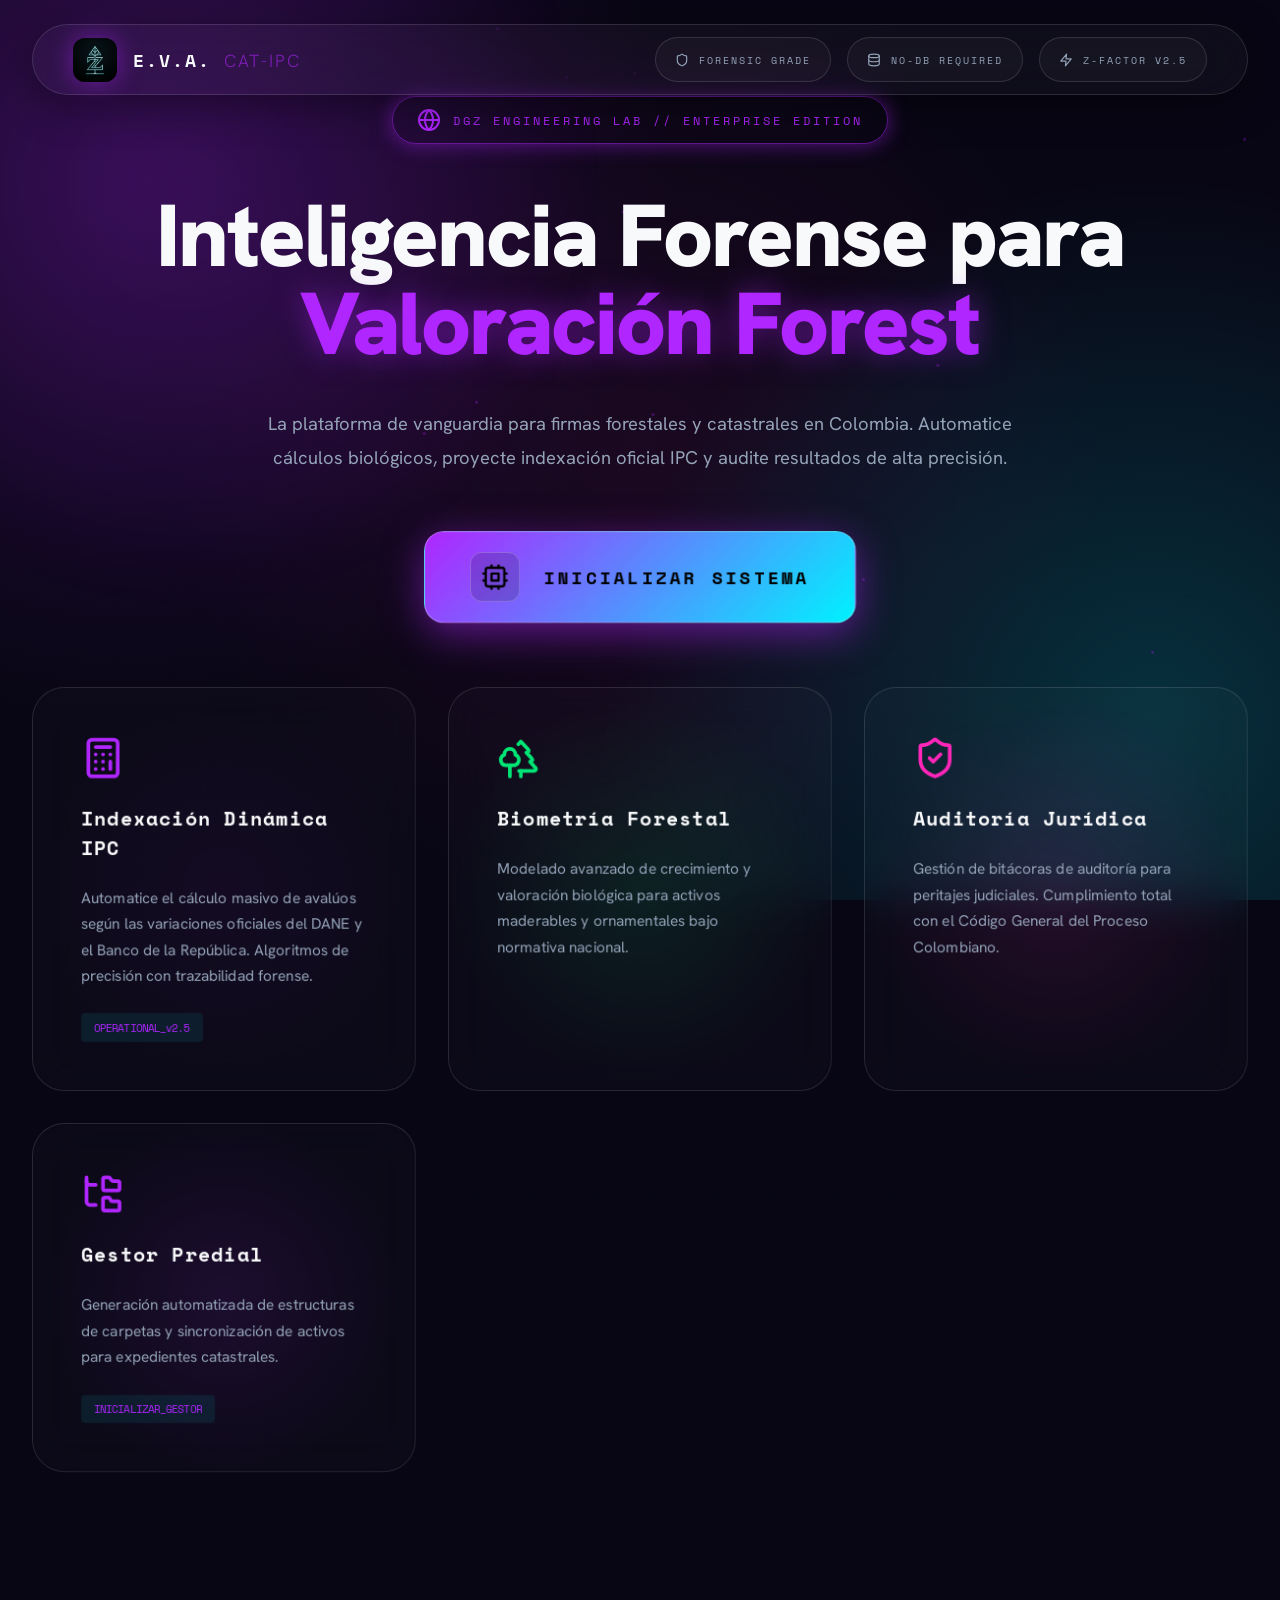
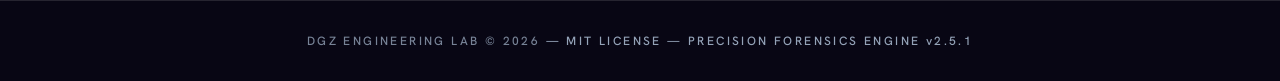
<file: index.html>
<!DOCTYPE html>
<html lang="es" class="eva-theme-dark">

<head>
    <meta charset="UTF-8">
    <meta name="viewport" content="width=device-width, initial-scale=1.0">
    <title>E.V.A. — Motor de Valoración Forestal e Indexación IPC Colombia | DGZ Engineering Lab</title>
    <meta name="description"
        content="E.V.A. es una suite forense de grado profesional para la valoración de activos biológicos y la indexación IPC masiva en Colombia. Automatice peritajes catastrales y forestales con precisión superior.">
    <meta name="keywords"
        content="avalúo forestal, IPC Colombia, indexación catastral, peritaje ambiental, valoración de activos, DANE, IGAC, E.V.A.">
    <meta name="author" content="DGZ Engineering Lab">
    <meta name="robots" content="index, follow">
    <link rel="canonical" href="https://dgz-engineering-lab.github.io/E.V.A/">
    <link rel="icon" type="image/png" href="assets/logo.png">

    <!-- Open Graph / Social -->
    <meta property="og:type" content="website">
    <meta property="og:title" content="E.V.A. — Motor de Valoración Forestal e Indexación IPC">
    <meta property="og:description"
        content="Suite forense profesional para valoración de activos biológicos e indexación IPC masiva en Colombia.">
    <meta property="og:image" content="https://dgz-engineering-lab.github.io/E.V.A/assets/logo.png">
    <meta property="og:url" content="https://dgz-engineering-lab.github.io/E.V.A/">
    <meta property="og:locale" content="es_CO">

    <!-- Twitter Card -->
    <meta name="twitter:card" content="summary">
    <meta name="twitter:title" content="E.V.A. — Motor de Valoración Forestal e Indexación IPC">
    <meta name="twitter:description" content="Suite forense profesional para valoración de activos biológicos e indexación IPC masiva en Colombia.">
    <meta name="twitter:image" content="https://dgz-engineering-lab.github.io/E.V.A/assets/logo.png">

    <!-- Structured Data -->
    <script type="application/ld+json">
    {
        "@context": "https://schema.org",
        "@type": "SoftwareApplication",
        "name": "E.V.A. — Experto en Valoración de Activos",
        "applicationCategory": "FinanceApplication",
        "operatingSystem": "Web Browser",
        "offers": { "@type": "Offer", "price": "0", "priceCurrency": "USD" },
        "author": { "@type": "Organization", "name": "DGZ Engineering Lab" },
        "description": "Motor forense para valoración de activos biológicos e indexación IPC masiva en Colombia."
    }
    </script>

    <!-- Preload Critical Fonts -->
    <link rel="preconnect" href="https://fonts.googleapis.com">
    <link rel="preconnect" href="https://fonts.gstatic.com" crossorigin>
    <link
        href="https://fonts.googleapis.com/css2?family=Hanken+Grotesk:wght@300;400;600;800;900&family=Space+Mono:wght@400;700&display=swap"
        rel="stylesheet">
    <script src="js/vendor/lucide.min.js"></script>

    <!-- Theme System -->
    <link id="theme-styles" rel="stylesheet" href="css/themes/dark.css?v=2026.3">
    <script src="js/theme-switcher.js?v=2026.3" defer></script>

    <!-- PWA Optimized -->
    <link rel="manifest" href="manifest.json">
    <link rel="apple-touch-icon" href="assets/logo.png">
    <meta name="theme-color" content="#00F2FE">
    <meta name="mobile-web-app-capable" content="yes">
    <meta name="apple-mobile-web-app-status-bar-style" content="black-translucent">

    <link rel="stylesheet" href="css/landing.css">


</head>

<body>

    <noscript>
        <div class="noscript-banner">⚠ E.V.A. requiere JavaScript habilitado para funcionar correctamente.</div>
    </noscript>

    <a href="#main-content" class="skip-link">Saltar al contenido principal</a>

    <div class="cyber-grid" aria-hidden="true"></div>
    <div class="zenith-bloom" aria-hidden="true"></div>

    <nav class="navbar" role="navigation" aria-label="Main navigation">
        <div class="brand">
            <div class="logo"><img src="assets/logo.png" alt="E.V.A."></div>
            <div class="brand-name">E.V.A. <span> CAT-IPC</span></div>
        </div>
        <div class="tech-stack">
            <div class="tech-pill"><i data-lucide="shield" style="width:14px;" aria-hidden="true"></i> Forensic Grade
            </div>
            <div class="tech-pill"><i data-lucide="database" style="width:14px;" aria-hidden="true"></i> No-DB required
            </div>
            <div class="tech-pill"><i data-lucide="zap" style="width:14px;" aria-hidden="true"></i> Z-Factor v2.5</div>
        </div>
    </nav>

    <main id="main-content">
        <section class="hero" aria-label="Hero Section">
            <div class="badge"><i data-lucide="globe" aria-hidden="true"></i> DGZ Engineering Lab // Enterprise Edition
            </div>
            <h1>Inteligencia Forense para<br><span class="typing-container" id="typewriter"></span></h1>
            <p class="subtitle">La plataforma de vanguardia para firmas forestales y catastrales en Colombia. Automatice
                cálculos biológicos, proyecte indexación oficial IPC y audite resultados de alta precisión.</p>
            <a href="app.html" class="cta" id="cta-main" aria-label="Inicializar la consola de procesamiento E.V.A.">
                <span class="cta-icon">
                    <i data-lucide="cpu" style="width: 28px; height: 28px;" aria-hidden="true"></i>
                </span>
                INICIALIZAR SISTEMA
            </a>
        </section>

        <!-- Content Sections: Bento Modules -->
        <section class="modules-grid" aria-label="Módulos del sistema">
            <article class="module-card card-large">
                <div class="card-bg-glow" aria-hidden="true"></div>
                <i data-lucide="calculator" class="m-icon" aria-hidden="true"></i>
                <h2>Indexación Dinámica IPC</h2>
                <p>Automatice el cálculo masivo de avalúos según las variaciones oficiales del DANE y el Banco de la
                    República. Algoritmos de precisión con trazabilidad forense.</p>
                <div class="m-status">OPERATIONAL_v2.5</div>
            </article>

            <article class="module-card">
                <div class="card-bg-glow"
                    style="background: radial-gradient(circle, var(--success) 0%, transparent 70%); opacity: 0.1;"
                    aria-hidden="true"></div>
                <i data-lucide="trees" class="m-icon" style="color: var(--success);" aria-hidden="true"></i>
                <h2>Biometría Forestal</h2>
                <p>Modelado avanzado de crecimiento y valoración biológica para activos maderables y ornamentales bajo
                    normativa nacional.</p>
            </article>

            <article class="module-card">
                <div class="card-bg-glow"
                    style="background: radial-gradient(circle, var(--accent) 0%, transparent 70%); opacity: 0.1;"
                    aria-hidden="true"></div>
                <i data-lucide="shield-check" class="m-icon" style="color: var(--accent);" aria-hidden="true"></i>
                <h2>Auditoría Jurídica</h2>
                <p>Gestión de bitácoras de auditoría para peritajes judiciales. Cumplimiento total con el Código General
                    del Proceso Colombiano.</p>
            </article>
            <article class="module-card">
                <div class="card-bg-glow"
                    style="background: radial-gradient(circle, var(--primary) 0%, transparent 70%); opacity: 0.1;"
                    aria-hidden="true"></div>
                <i data-lucide="folder-tree" class="m-icon" aria-hidden="true"></i>
                <h2>Gestor Predial</h2>
                <p>Generación automatizada de estructuras de carpetas y sincronización de activos para expedientes catastrales.</p>
                <a href="gestor.html" class="m-status" style="text-decoration: none; display: inline-block;">INICIALIZAR_GESTOR</a>
            </article>
        </section>
    </main>

    <footer style="padding: 2rem; text-align: center; font-size: 0.75rem; color: var(--text-dim); border-top: 1px solid var(--border); letter-spacing: 0.2em; font-weight: 500;">
        <a href="https://dgz-engineering.vercel.app/" target="_blank" rel="noopener" style="color: inherit; text-decoration: none; opacity: 0.8; transition: opacity 0.3s;" onmouseover="this.style.opacity=1" onmouseout="this.style.opacity=0.8">DGZ ENGINEERING LAB © 2026</a> — MIT LICENSE — PRECISION FORENSICS ENGINE v2.5.1
    </footer>



    <script src="js/landing.js" defer></script>
</body>

</html>
</file>
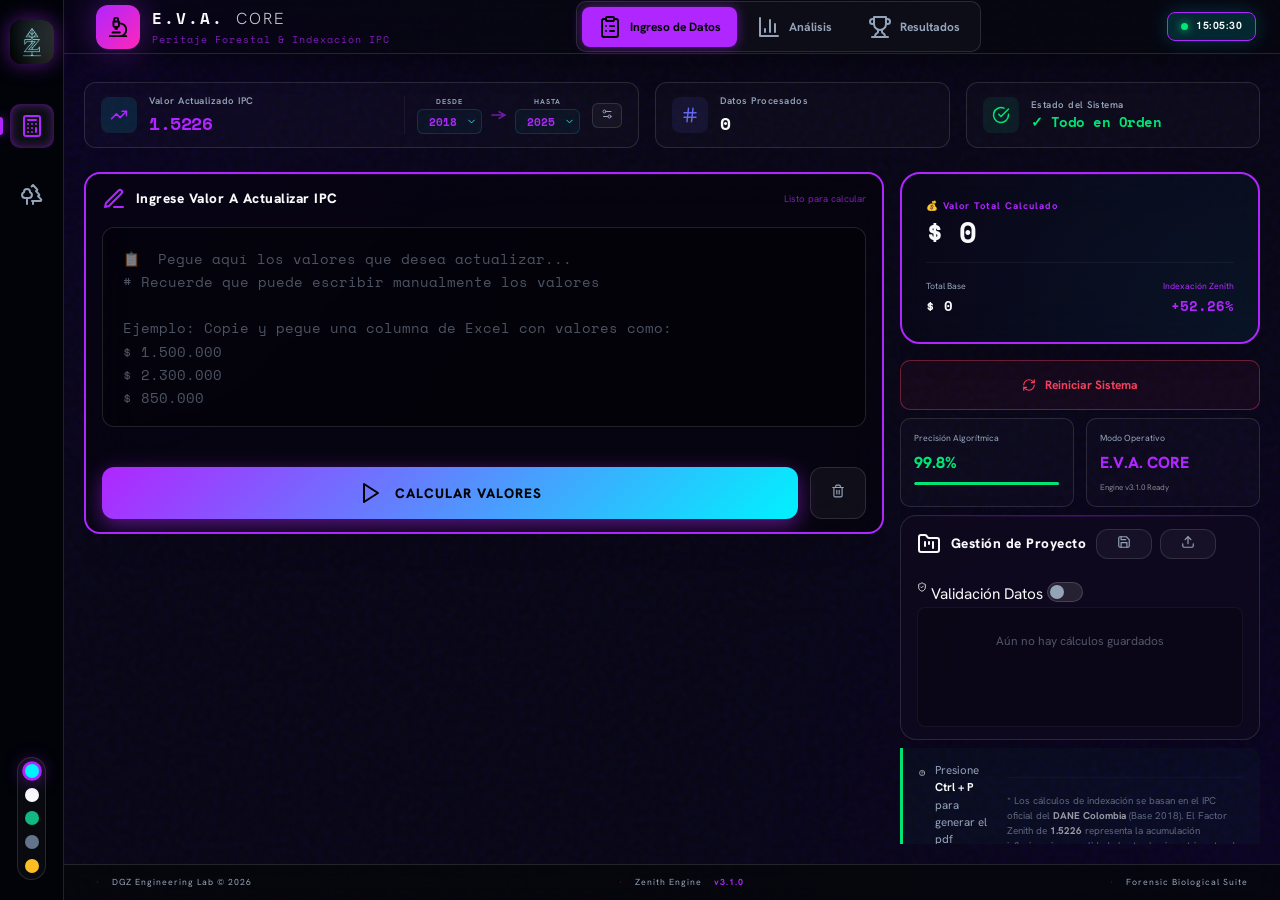
<file: app.html>
<!DOCTYPE html>
<html lang="es">

<head>
    <meta charset="UTF-8">
    <meta name="viewport" content="width=device-width, initial-scale=1.0">
    <title>E.V.A. PRO — Consola de Valoración Forestal e Indexación IPC Colombia | DGZ Engineering Lab</title>
    <meta name="description"
        content="Suite profesional E.V.A. para valoración forense de activos biológicos, actualización de avalúos con IPC y generación de reportes periciales en Colombia.">
    <meta name="keywords"
        content="avalúo forestal, IPC Colombia, valoración de activos biológicos, indexación catastral, peritaje ambiental, DANE, IGAC, E.V.A. PRO">
    <meta name="author" content="DGZ Engineering Lab">
    <meta name="robots" content="index, follow">
    <link rel="canonical" href="https://dgz-engineering-lab.github.io/E.V.A/app.html">
    <link rel="icon" type="image/png" href="assets/logo.png">

    <!-- Open Graph / Social -->
    <meta property="og:type" content="website">
    <meta property="og:title" content="E.V.A. PRO — Consola de Valoración Forestal e Indexación IPC">
    <meta property="og:description"
        content="Suite forense profesional para valoración de activos biológicos e indexación IPC masiva en Colombia.">
    <meta property="og:image" content="https://dgz-engineering-lab.github.io/E.V.A/assets/logo.png">
    <meta property="og:url" content="https://dgz-engineering-lab.github.io/E.V.A/app.html">
    <meta property="og:locale" content="es_CO">

    <!-- Twitter Card -->
    <meta name="twitter:card" content="summary">
    <meta name="twitter:title" content="E.V.A. PRO — Consola de Valoración Forestal">
    <meta name="twitter:description"
        content="Suite forense para valoración de activos biológicos e indexación IPC en Colombia.">
    <meta name="twitter:image" content="https://dgz-engineering-lab.github.io/E.V.A/assets/logo.png">

    <!-- Structured Data -->
    <script type="application/ld+json">
    {
        "@context": "https://schema.org",
        "@type": "WebApplication",
        "name": "E.V.A. PRO — Experto en Valoración de Activos",
        "applicationCategory": "FinanceApplication",
        "operatingSystem": "Web Browser",
        "offers": { "@type": "Offer", "price": "0", "priceCurrency": "USD" },
        "author": { "@type": "Organization", "name": "DGZ Engineering Lab" },
        "description": "Consola profesional para valoración forense de activos biológicos y actualización de avalúos con IPC en Colombia.",
        "url": "https://dgz-engineering-lab.github.io/E.V.A/app.html"
    }
    </script>

    <!-- Preload Critical Fonts -->
    <link rel="preconnect" href="https://fonts.googleapis.com">
    <link rel="preconnect" href="https://fonts.gstatic.com" crossorigin>
    <link
        href="https://fonts.googleapis.com/css2?family=Hanken+Grotesk:wght@300;400;500;600;700;800;900&family=Space+Mono:wght@400;700&display=swap"
        rel="stylesheet">

    <!-- Icons & Charts -->
    <!-- Icons & Charts (Local) -->
    <script src="js/vendor/lucide.min.js" defer></script>
    <script src="js/vendor/chart.min.js" defer></script>
    <script src="js/vendor/chartjs-plugin-datalabels.min.js" defer></script>
    <script src="js/vendor/jspdf.umd.min.js" defer></script>
    <script src="js/vendor/jspdf.plugin.autotable.min.js" defer></script>
    <script src="js/vendor/html2canvas.min.js" defer></script>
    <script src="js/vendor/xlsx.full.min.js" defer></script>
    <!-- Core Assets -->
    <link id="theme-styles" rel="stylesheet" href="css/themes/light.css?v=2026.3">
    <link rel="stylesheet" href="css/eva-styles-v3.css?v=2026.3">
    <link rel="stylesheet" href="css/eva-enhancements.css?v=2026.4">
    <script src="js/theme-switcher.js?v=2026.3" defer></script>

    <!-- PWA Optimized -->
    <link rel="manifest" href="manifest.json">
    <meta name="theme-color" content="#00F2FE">
    <meta name="mobile-web-app-capable" content="yes">
    <link rel="apple-touch-icon" href="assets/icon-192.png">
    <link rel="stylesheet" href="css/app-layout.css">
    <script src="js/eva-config.js" defer></script>
</head>

<body>

    <!-- E.V.A. SOPHISTICATED PRELOADER -->
    <div id="eva-preloader">
        <div class="preloader-content">
            <div class="eva-logo-shimmer">
                <img src="assets/logo.png" alt="E.V.A.">
            </div>
            <div class="preloader-bar">
                <div class="preloader-progress"></div>
            </div>
            <div class="preloader-status">Iniciando Red Neuronal Forense...</div>
        </div>
    </div>

    <noscript>
        <div class="noscript-banner">⚠ E.V.A. PRO requiere JavaScript habilitado para funcionar correctamente.</div>
    </noscript>

    <!-- ════════════════════════════════════
         SIDEBAR NAVIGATION
         ════════════════════════════════════ -->
    <nav class="sidebar-nav" aria-label="Navegación principal">
        <div class="nav-logo" title="E.V.A.">
            <img src="assets/logo.png" alt="Logo E.V.A.">
        </div>

        <div class="nav-item active" id="btnIpc" onclick="switchMode('ipc')" data-tooltip="📈 Actualizar con IPC"
            title="Actualización de Precios">
            <i data-lucide="calculator"></i>
        </div>
        <div class="nav-item" id="btnAvaluo" onclick="switchMode('avaluo')" data-tooltip="🌳 Valorar Árboles"
            title="Valoración de Árboles">
            <i data-lucide="trees"></i>
        </div>

        <div class="theme-selector" role="group" aria-label="Selector de tema visual">
            <div class="theme-node dot-dark" onclick="setTheme('dark')" title="Tema Oscuro"></div>
            <div class="theme-node dot-light" onclick="setTheme('light')" title="Tema Claro"></div>
            <div class="theme-node dot-forest" onclick="setTheme('forest')" title="Tema Bosque"></div>
            <div class="theme-node dot-minimal" onclick="setTheme('minimal')" title="Tema Minimalista"></div>
            <div class="theme-node dot-zenith" onclick="setTheme('zenith')" title="Tema Dorado"></div>
        </div>
    </nav>

    <!-- ════════════════════════════════════
         APP CONTAINER
         ════════════════════════════════════ -->
    <div class="app-container">

        <!-- ── Header ── -->
        <header>
            <div class="brand-box">
                <div class="logo-box"><i data-lucide="microscope" style="color: #000; width: 22px;"></i></div>
                <div>
                    <h1>E.V.A. <span style="font-weight: 300; opacity: 0.8;">CORE</span></h1>
                    <div class="brand-sub">Peritaje Forestal & Indexación IPC</div>
                </div>
            </div>

            <!-- Step Navigation — Human-readable -->
            <nav class="step-nav" aria-label="Pasos del proceso">
                <button class="step-btn active" id="s1" onclick="switchTab('tab-input')">
                    <i data-lucide="clipboard-list"></i>
                    <span>Ingreso de Datos</span>
                </button>
                <button class="step-btn" id="s2" onclick="switchTab('tab-analytics')">
                    <i data-lucide="bar-chart-3"></i>
                    <span>Análisis</span>
                </button>
                <button class="step-btn" id="s3" onclick="switchTab('tab-results')">
                    <i data-lucide="trophy"></i>
                    <span>Resultados</span>
                </button>
            </nav>

            <div class="header-right">
                <div class="sys-clock sys-status active-ipc">
                    <div class="pulse-dot"></div>
                    <span id="sysClock">14:06:47</span>
                </div>
            </div>
        </header>

        <!-- ════════════════════════════════════
             DASHBOARD MAIN GRID
             ════════════════════════════════════ -->
        <main class="dashboard-main">

            <!-- ── KPI Row (compact chips) ── -->
            <div class="kpi-row">
                <div class="kpi-chip has-tip" style="flex: 2;">
                    <div class="kpi-chip-icon ipc"><i data-lucide="trending-up" style="width:18px;"></i></div>
                    <div class="kpi-chip-text">
                        <span class="kpi-chip-label">Valor Actualizado IPC</span>
                        <span class="kpi-chip-value" style="color: var(--primary);" id="kpiFactorDisplay">1.5226</span>
                    </div>
                    <div class="year-selector-inline" id="yearSelectorArea">
                        <div class="year-sel-group">
                            <label class="year-sel-label">Desde</label>
                            <select id="ipcYearFrom" class="year-select" title="Año base IPC">
                                <option value="2010">2010</option>
                                <option value="2011">2011</option>
                                <option value="2012">2012</option>
                                <option value="2013">2013</option>
                                <option value="2014">2014</option>
                                <option value="2015">2015</option>
                                <option value="2016">2016</option>
                                <option value="2017">2017</option>
                                <option value="2018" selected>2018</option>
                                <option value="2019">2019</option>
                                <option value="2020">2020</option>
                                <option value="2021">2021</option>
                                <option value="2022">2022</option>
                                <option value="2023">2023</option>
                                <option value="2024">2024</option>
                                <option value="2025">2025</option>
                            </select>
                        </div>
                        <span class="year-arrow">→</span>
                        <div class="year-sel-group">
                            <label class="year-sel-label">Hasta</label>
                            <select id="ipcYearTo" class="year-select" title="Año destino IPC">
                                <option value="2010">2010</option>
                                <option value="2011">2011</option>
                                <option value="2012">2012</option>
                                <option value="2013">2013</option>
                                <option value="2014">2014</option>
                                <option value="2015">2015</option>
                                <option value="2016">2016</option>
                                <option value="2017">2017</option>
                                <option value="2018">2018</option>
                                <option value="2019">2019</option>
                                <option value="2020">2020</option>
                                <option value="2021">2021</option>
                                <option value="2022">2022</option>
                                <option value="2023">2023</option>
                                <option value="2024">2024</option>
                                <option value="2025" selected>2025</option>
                            </select>
                        </div>
                    </div>
                    <button class="btn-ghost" onclick="openIpcEditor()" title="Editar tabla IPC"
                        style="padding:4px 8px; font-size:0.65rem; border-radius:6px;">
                        <i data-lucide="settings-2" style="width:12px;height:12px;"></i>
                    </button>
                    <div class="tip-bubble">📈 Seleccione el año base y el año destino para calcular el Valor IPC
                        dinámico entre cualquier par de años (2010-2025). Fuente: DANE Colombia.</div>
                </div>

                <div class="kpi-chip has-tip">
                    <div class="kpi-chip-icon count"><i data-lucide="hash" style="width:18px;"></i></div>
                    <div class="kpi-chip-text">
                        <span class="kpi-chip-label">Datos Procesados</span>
                        <span class="kpi-chip-value" id="kpiCount">0</span>
                    </div>
                    <div class="tip-bubble">🔢 Cantidad de valores o registros que el sistema ha calculado hasta ahora
                        en esta sesión.</div>
                </div>

                <div class="kpi-chip has-tip">
                    <div class="kpi-chip-icon status"><i data-lucide="check-circle" style="width:18px;"></i></div>
                    <div class="kpi-chip-text">
                        <span class="kpi-chip-label">Estado del Sistema</span>
                        <span class="kpi-chip-value success-text">✓ Todo en Orden</span>
                    </div>
                    <div class="tip-bubble">✅ Indica que el sistema está funcionando correctamente y los datos están
                        siendo procesados con precisión.</div>
                </div>
            </div>

            <!-- ── Main Stage (Left) ── -->
            <div class="main-stage">

                <!-- Tab: Input Terminal -->
                <div id="tab-input" class="tab-content active" role="tabpanel" aria-labelledby="s1">
                    <section class="glass-card input-card">
                        <div class="section-header" style="justify-content: space-between;">
                            <div style="display: flex; align-items: center; gap: 0.6rem;">
                                <i data-lucide="edit-3" style="color: var(--primary);"></i>
                                <h2 id="panelTitle">Ingrese Valor A Actualizar IPC</h2>
                            </div>
                            <span class="badge-tag" id="panelIcon" style="color: var(--primary);">Listo para
                                calcular</span>
                        </div>

                        <textarea id="mainInput" oninput="scanData(this.value)"
                            placeholder="📋  Pegue aquí los valores que desea actualizar... &#10;# Recuerde que puede escribir manualmente los valores &#10;&#10;Ejemplo: Copie y pegue una columna de Excel con valores como:&#10;$ 1.500.000&#10;$ 2.300.000&#10;$ 850.000"></textarea>

                        <!-- Smart Validation Feedback -->
                        <div id="validationStatus" class="validation-panel">
                            <div class="v-header">
                                <i data-lucide="scan-line"></i>
                                <span>Verificación de datos</span>
                            </div>
                            <div id="vMessage" class="v-body"></div>
                        </div>

                        <!-- Visual Preview Cards -->
                        <div id="visualRegistry" class="f-registry"></div>

                        <!-- Action Buttons -->
                        <div class="cta-group">
                            <button class="btn-zenith" id="execBtn" onclick="executeAction()">
                                <i data-lucide="play"></i> Calcular Valores
                            </button>
                            <button class="btn-ghost" onclick="clearInput()" title="Limpiar todos los datos">
                                <i data-lucide="trash-2" style="width:14px;"></i>
                            </button>
                        </div>
                    </section>
                </div>

                <!-- Tab 2: Analytics (Focused on IPC & Forest Metrics) -->
                <div id="tab-analytics" class="tab-content" role="tabpanel" aria-labelledby="s2">
                    <div class="analytics-grid">


                        <!-- Comparison Bar Chart -->
                        <section class="glass-card" id="comparisonPanel" style="display: none;">
                            <div class="section-header">
                                <div style="display:flex; align-items:center; gap:0.6rem;">
                                    <i data-lucide="bar-chart-2"></i>
                                    <h2>Valorización Monetaria IPC</h2>
                                </div>
                                <span class="badge-tag">Original vs Indexado</span>
                            </div>
                            <div class="chart-container-fixed" style="height: 220px;">
                                <canvas id="compChart"></canvas>
                            </div>
                        </section>

                        <!-- IPC Factor Evolution (Trend) -->
                        <section class="glass-card">
                            <div class="section-header">
                                <div style="display:flex; align-items:center; gap:0.6rem;">
                                    <i data-lucide="trending-up"></i>
                                    <h2>Evolución del IPC</h2>
                                </div>
                                <span class="badge-tag" id="eliteChartBadge">DANE Histórico 2010 — 2025</span>
                            </div>
                            <div class="chart-container-fixed" style="height: 220px;">
                                <canvas id="eliteChart"></canvas>
                            </div>
                        </section>

                        <!-- Unified Forest Inventory Intelligence -->
                        <section class="glass-card full-width" id="combinedAnalyticsPanel" style="display: none;">
                            <div class="section-header">
                                <div style="display:flex; align-items:center; gap:0.6rem;">
                                    <i data-lucide="donut"></i>
                                    <h2>Graficas de Inventario Forestal</h2>
                                </div>
                                <span class="badge-tag">Distribución Biológica y Especies</span>
                            </div>
                            <div class="analytics-double-grid">
                                <div class="chart-box">
                                    <h3 class="chart-sub-title">Clasificación por Especie</h3>
                                    <div class="chart-container-fixed" style="height: 180px;">
                                        <canvas id="distChart"></canvas>
                                    </div>
                                </div>
                                <div class="chart-box">
                                    <h3 class="chart-sub-title">Clasificación Categoria (Cat)</h3>
                                    <div class="chart-container-fixed" style="height: 180px;">
                                        <canvas id="catChart"></canvas>
                                    </div>
                                </div>
                            </div>
                        </section>

                        <!-- Forensic KPI Metrics -->
                        <section class="glass-card metrics-card full-width" id="metricsPanel" style="display:none;">
                            <div class="section-header">
                                <i data-lucide="shield-check"></i>
                                <h2>Valoración General de Inventario</h2>
                            </div>
                            <div class="kpi-mini-grid">
                                <div class="mini-kpi">
                                    <span class="l">Valor Promedio</span>
                                    <span class="v" id="kpiAvg">$0</span>
                                </div>
                                <div class="mini-kpi">
                                    <span class="l">Registro Máximo</span>
                                    <span class="v" id="kpiMax">$0</span>
                                </div>
                                <div class="mini-kpi">
                                    <span class="l">Variación Acumulada</span>
                                    <span class="v" id="kpiVariance">0%</span>
                                </div>
                                <div class="mini-kpi">
                                    <span class="l">Año Base</span>
                                    <span class="v" id="kpiBaseYear">2018</span>
                                </div>
                            </div>
                        </section>
                    </div>
                </div>

                <!-- Tab 3: Result Tables -->
                <div id="tab-results" class="tab-content" role="tabpanel" aria-labelledby="s3">
                    <!-- IPC Results Matrix -->
                    <div id="resultsUI" class="results-wrapper" style="display: none;">
                        <section class="glass-card table-panel detailed-results collapsible-card" id="cardDetailedIPC">
                            <div class="section-header">
                                <div style="display:flex; align-items:center; gap:0.6rem;">
                                    <button class="toggle-card-btn" onclick="toggleCard('cardDetailedIPC')"
                                        title="Colapsar/Expandir">
                                        <i data-lucide="chevron-down"></i>
                                    </button>
                                    <i data-lucide="table-2"></i>
                                    <h2>Matriz de Resultados IPC</h2>
                                </div>
                                <div style="display: flex; gap: 0.5rem; align-items: center;" class="ignore-print">
                                    <div class="search-wrapper">
                                        <input type="text" placeholder="Filtrar resultados..." class="eva-search"
                                            onkeyup="filterTable('eliteBody', this.value)">
                                    </div>
                                    <button class="btn-ghost" onclick="copyTable(['eliteTable'])" title="Copiar tabla">
                                        <i data-lucide="copy" style="width:13px;"></i> Copiar
                                    </button>
                                    <button class="btn-ghost"
                                        onclick="exportTableToCSV(['eliteTable'],'Resultados_IPC')"
                                        title="Descargar CSV">
                                        <i data-lucide="file-spreadsheet" style="width:13px;"></i>
                                        CSV
                                    </button>
                                    <button class="btn-ghost"
                                        onclick="exportTableToExcel(['eliteTable'],'Resultados_IPC')"
                                        title="Descargar Excel">
                                        <i data-lucide="file-bar-chart" style="width:13px;"></i>
                                        EXCEL
                                    </button>
                                </div>
                            </div>
                            <div class="table-canvas">
                                <table id="eliteTable">
                                    <thead>
                                        <tr>
                                            <th>Referencia</th>
                                            <th>Valor Original</th>
                                            <th>Valor Actualizado</th>
                                            <th>Diferencia</th>
                                        </tr>
                                    </thead>
                                    <tbody id="eliteBody"></tbody>
                                </table>
                            </div>
                        </section>

                        <!-- Summary Table IPC -->
                        <section class="glass-card table-panel summary-results collapsible-card" id="cardSummaryIPC">
                            <div class="section-header">
                                <div style="display:flex; align-items:center; gap:0.6rem;">
                                    <button class="toggle-card-btn" onclick="toggleCard('cardSummaryIPC')"
                                        title="Colapsar/Expandir">
                                        <i data-lucide="chevron-down"></i>
                                    </button>
                                    <i data-lucide="sigma"></i>
                                    <h2>Resumen de Valores IPC</h2>
                                </div>
                            </div>
                            <div class="table-canvas">
                                <table id="summaryTableIPC">
                                    <thead>
                                        <tr>
                                            <th>Concepto</th>
                                            <th id="thIpcBaseYear">Valor Base IPC 2018</th>
                                            <th id="thIpcTargetYear">Valor IPC 2025</th>
                                            <th>Diferencia</th>
                                        </tr>
                                    </thead>
                                    <tbody id="eliteSummaryBody"></tbody>
                                </table>
                            </div>
                        </section>
                    </div>

                    <!-- Avalúo Forestal Matrix -->
                    <div id="resultsAvaluo" class="results-wrapper" style="display: none;">
                        <section class="glass-card table-panel detailed-results collapsible-card"
                            id="cardDetailedAvaluo">
                            <div class="section-header">
                                <div style="display:flex; align-items:center; gap:0.6rem;">
                                    <button class="toggle-card-btn" onclick="toggleCard('cardDetailedAvaluo')"
                                        title="Colapsar/Expandir">
                                        <i data-lucide="chevron-down"></i>
                                    </button>
                                    <i data-lucide="trees"></i>
                                    <h2>Detalle de Valoración Forestal</h2>
                                </div>
                                <div style="display: flex; gap: 0.5rem; align-items: center;" class="ignore-print">
                                    <div class="search-wrapper">
                                        <input type="text" placeholder="Filtrar especies..." class="eva-search"
                                            onkeyup="filterTable('avaluoBody', this.value)">
                                    </div>
                                    <button class="btn-ghost" onclick="copyTable(['avaluoTable','summaryTable'])"
                                        title="Copiar tablas">
                                        <i data-lucide="copy" style="width:13px;"></i> Copiar Todo
                                    </button>
                                    <button class="btn-ghost"
                                        onclick="exportTableToCSV(['avaluoTable','summaryTable'],'Avaluo_Forestal')"
                                        title="Descargar CSV">
                                        <i data-lucide="file-spreadsheet" style="width:13px;"></i>
                                        CSV
                                    </button>
                                    <button class="btn-ghost"
                                        onclick="exportTableToExcel(['avaluoTable','summaryTable'],'Avaluo_Forestal')"
                                        title="Descargar Excel">
                                        <i data-lucide="file-bar-chart" style="width:13px;"></i>
                                        EXCEL
                                    </button>
                                    <div class="column-selector-btn">
                                        <button id="btnColSelector" class="btn-ghost" title="Mostrar/Ocultar Columnas">
                                            <i data-lucide="layout-panel-left" style="width:13px;"></i> Ver
                                        </button>
                                        <div id="colSelectorMenu" class="column-menu">
                                            <div class="column-menu-title">
                                                <i data-lucide="check-square" style="width:14px;"></i> Columnas Avalúo
                                            </div>
                                            <div id="colSelectorList"></div>
                                        </div>
                                    </div>
                                </div>
                            </div>
                            <div class="table-canvas">
                                <table id="avaluoTable">
                                    <thead>
                                        <tr>
                                            <th class="col-esp">Especie</th>
                                            <th class="col-sci">Nombre Científico</th>
                                            <th class="col-cat">Categoría</th>
                                            <th class="col-qty">Cant.</th>
                                            <th class="col-ab">Abarcadura (cm)</th>
                                            <th class="col-alt">Altura (m)</th>
                                            <th class="col-b40">Base 40%</th>
                                            <th class="col-b60">Base 60%</th>
                                            <th class="col-b70">Base 70%</th>
                                            <th class="col-b100">Base 100%</th>
                                            <th class="col-v40">IPC 40%</th>
                                            <th class="col-v60">IPC 60%</th>
                                            <th class="col-v70">IPC 70%</th>
                                            <th class="col-v100">IPC 100%</th>
                                        </tr>
                                    </thead>
                                    <tbody id="avaluoBody"></tbody>
                                </table>
                            </div>
                        </section>

                        <!-- Summary Table AVALUO -->
                        <section class="glass-card table-panel summary-results collapsible-card" id="cardSummaryAvaluo">
                            <div class="section-header">
                                <div style="display:flex; align-items:center; gap:0.6rem;">
                                    <button class="toggle-card-btn" onclick="toggleCard('cardSummaryAvaluo')"
                                        title="Colapsar/Expandir">
                                        <i data-lucide="chevron-down"></i>
                                    </button>
                                    <i data-lucide="sigma"></i>
                                    <h2>Resumen General de Valores</h2>
                                </div>
                            </div>
                            <div class="table-canvas">
                                <table id="summaryTable">
                                    <thead>
                                        <tr>
                                            <th>Concepto</th>
                                            <th id="thAvalBaseYear">Valor Base IPC 2018</th>
                                            <th id="thAvalTargetYear">Valor IPC 2025</th>
                                            <th>Incremento %</th>
                                        </tr>
                                    </thead>
                                    <tbody id="avaluoSummaryBody"></tbody>
                                </table>
                            </div>
                        </section>
                    </div> <!-- End Results Avaluo -->
                </div>

            </div> <!-- End Main Stage -->

            <!-- ── Side Panel (Right) ── -->
            <aside class="side-panel">

                <!-- Outcome HUD: Total Value -->
                <div class="glass-card outcome-card">
                    <div class="outcome-label">💰 Valor Total Calculado</div>
                    <div class="outcome-value" id="sumFinal">$ 0</div>
                    <div class="outcome-meta">
                        <div class="outcome-meta-item">
                            <span class="outcome-meta-label">Total Base</span>
                            <span class="outcome-meta-val" id="sumOrig">$ 0</span>
                        </div>
                        <div class="outcome-meta-item" style="text-align: right;">
                            <span class="outcome-meta-label" style="color: var(--primary);">Indexación Zenith</span>
                            <span class="outcome-meta-val" style="color: var(--primary);"
                                id="outcomePercent">+52.26%</span>
                        </div>
                    </div>
                </div>

                <!-- PDF Report Button -->
                <button class="btn-pdf" id="pdfBtn" onclick="generatePremiumPDF()" style="display: none;">
                    <i data-lucide="file-text"></i> Generar Reporte PDF
                </button>

                <!-- System Reset Button -->
                <button class="btn-ghost" onclick="clearInput()"
                    style="width: 100%; padding: 0.75rem; border-radius: 10px; margin-top: 0.5rem; display: flex; align-items: center; justify-content: center; gap: 0.6rem; border-color: rgba(244, 63, 94, 0.4); color: #f43f5e; background: rgba(244, 63, 94, 0.05);">
                    <i data-lucide="refresh-cw" style="width:14px;"></i>
                    <strong>Reiniciar Sistema</strong>
                </button>

                <!-- Quick Metrics Grid -->
                <div class="metrics-grid">
                    <div class="metric-mini has-tip">
                        <div class="metric-mini-label">Precisión Algorítmica</div>
                        <div class="metric-mini-val" style="color: var(--success);">99.8%</div>
                        <div class="metric-mini-bar">
                            <div class="metric-mini-bar-fill" style="width: 99%; background: var(--success);"></div>
                        </div>
                        <div class="tip-bubble">📐 Cálculo basado en Factor Zenith v3.1 con
                            auditoría en tiempo real.</div>
                    </div>
                    <div class="metric-mini has-tip">
                        <div class="metric-mini-label">Modo Operativo</div>
                        <div class="metric-mini-val" id="opModeLabel" style="color: var(--primary);">E.V.A. CORE</div>
                        <div style="font-size: 0.5rem; opacity: 0.5; margin-top: 0.3rem;">Engine
                            v3.1.0 Ready</div>
                        <div class="tip-bubble">🤖 El motor detecta automáticamente el tipo de datos
                            ingresados.</div>
                    </div>
                </div>


                <!-- Session Project Persistence (EVA v5) -->
                <section class="glass-card stat-box" id="projectManager">
                    <div class="section-header">
                        <div style="display:flex; align-items:center; gap:0.6rem;">
                            <i data-lucide="folder-kanban"></i>
                            <h2>Gestión de Proyecto</h2>
                        </div>
                        <div style="display: flex; gap: 0.5rem;" class="ignore-print">
                            <button class="btn-ghost" onclick="saveSessionFile()" title="Guardar Proyecto .eva">
                                <i data-lucide="save" style="width:14px;"></i>
                            </button>
                            <button class="btn-ghost" onclick="document.getElementById('loadEva').click()"
                                title="Cargar Proyecto .eva">
                                <i data-lucide="upload" style="width:14px;"></i>
                            </button>
                            <input type="file" id="loadEva" style="display: none" accept=".eva"
                                onchange="loadSessionFile(event)">
                        </div>
                    </div>

                    <div class="forensic-tool-row">
                        <div>
                            <span class="badge-tag"><i data-lucide="shield-check" style="width:10px;"></i> Validación
                                Datos</span>
                            <label class="switch-zenith">
                                <input type="checkbox" id="auditorMode" title="Modo Auditor" aria-label="Modo Auditor" onchange="toggleAuditorMode()">
                                <span class="slider-zenith"></span>
                            </label>
                        </div>
                    </div>

                    <div id="sessionHistory" class="history-pool">
                        <!-- Historial de Sesión -->
                    </div>
                </section>

                <!-- Insight Helper -->
                <div class="info-insight">
                    <i data-lucide="help-circle"></i>
                    <p>
                        Presione <br> <strong>Ctrl + P</strong> para generar el pdf optimizado.
                    </p>
                    <p
                        style="font-size: 0.62rem; opacity: 0.6; margin-top: 1rem; border-top: 1px solid rgba(255,255,255,0.05); padding-top: 1rem; line-height: 1.5;">
                        * Los cálculos de indexación se basan en el IPC oficial del <strong>DANE Colombia</strong> (Base
                        2018). El Factor Zenith de <strong>1.5226</strong> representa la acumulación inflacionaria
                        consolidada hasta el primer trimestre de 2025.
                    </p>
                </div>

            </aside><!-- End Side Panel -->
        </main> <!-- End Dashboard Main -->

        <!-- System Log / Footer -->
        <footer class="sys-log">
            <div class="segment">DGZ Engineering Lab © 2026</div>
            <div class="segment">Zenith Engine <span>v3.1.0</span></div>
            <div class="segment">Forensic Biological Suite</div>
        </footer>

    </div><!-- End App Container -->

    <!-- IPC Editor Modal -->
    <div id="ipcEditorModal" class="modal-overlay">
        <div class="modal-box" style="max-width:600px;">
            <div class="modal-title">
                <i data-lucide="database"></i> Editor de Tabla IPC — DANE Colombia
            </div>
            <div class="modal-body">
                <p style="font-size:0.75rem; color:var(--text-dim); margin-bottom:1rem;">Modifique los valores del IPC
                    por año. Los cambios se guardan en su navegador y se aplican automáticamente a todos los cálculos.
                </p>
                <div id="ipcEditorGrid" class="ipc-editor-grid"></div>
                <div style="margin-top:1rem; display:flex; gap:0.5rem; justify-content:flex-end;">
                    <button class="btn-ghost" onclick="resetIpcTable()" style="color:#f43f5e;">Restaurar DANE
                        Original</button>
                    <button class="modal-btn" onclick="saveIpcTable()"
                        style="flex:none; width:auto; padding:0.6rem 1.5rem;">Guardar y Aplicar</button>
                </div>
            </div>
            <button class="modal-btn" onclick="closeIpcEditor()"
                style="background:transparent; border:1px solid var(--border-glass); color:var(--text-dim);">Cerrar</button>
        </div>
    </div>

    <!-- ============================================
         SCRIPTS & ENGINE
         ============================================ -->
    <script src="js/avaluo_db.js?v=3.4.0"></script>
    <script src="js/eva-core-v3.js?v=3.4.0" defer></script>
    <script src="js/eva-enhancements.js?v=3.4.0" defer></script>

    <script src="js/app-ui.js?v=3.4.0" defer></script>
</body>


</html>
</file>
<file: css/themes/dark.css>
/**
 * E.V.A PRO Obsidian Night (Premium Vibrant Theme)
 * DGZ Engineering Lab © 2026
 */
:root {
    --bg-obsidian: #080614;
    --bg-panel: rgba(15, 10, 30, 0.75);
    --primary: #B026FF;
    --primary-glow: rgba(176, 38, 255, 0.5);
    --primary-dim: rgba(176, 38, 255, 0.15);
    --primary-light: #FF26B9;
    --secondary: #00F2FE;
    --success: #00E676;
    --warning: #FFAB00;
    --accent: #FF26B9;
    --text-main: #F8F9FA;
    --text-dim: #94A3B8;
    --border-glass: rgba(255, 255, 255, 0.12);
    --border: rgba(255, 255, 255, 0.12);
    --bg-main: #080614;
    --glow: 0 0 35px rgba(176, 38, 255, 0.4);
}

body {
    background-color: var(--bg-obsidian);
    background-image:
        radial-gradient(circle at 10% 20%, rgba(176, 38, 255, 0.18) 0%, transparent 40%),
        radial-gradient(circle at 90% 80%, rgba(0, 242, 254, 0.18) 0%, transparent 40%),
        radial-gradient(circle at 50% 50%, rgba(255, 38, 185, 0.08) 0%, transparent 60%);
    background-attachment: fixed;
    color: var(--text-main);
    animation: pulseBackground 15s ease-in-out infinite alternate;
}

@keyframes pulseBackground {
    0% { background-position: 0% 0%; }
    100% { background-position: 100% 100%; }
}

::selection {
    background: var(--primary);
    color: #ffffff;
}

header {
    background: rgba(8, 6, 20, 0.85);
    -webkit-backdrop-filter: blur(16px);
    backdrop-filter: blur(16px);
    border-bottom: 1px solid var(--border-glass);
}

.glass {
    background: linear-gradient(145deg, rgba(20, 15, 35, 0.85) 0%, rgba(10, 5, 20, 0.6) 100%);
    -webkit-backdrop-filter: blur(16px);
    backdrop-filter: blur(16px);
    border: 1px solid var(--border-glass);
    box-shadow: 0 8px 32px 0 rgba(0, 0, 0, 0.37);
}

textarea {
    background: rgba(0, 0, 0, 0.3);
    color: var(--secondary);
    border: 1px solid var(--border-glass);
    transition: all 0.3s ease;
}

textarea:focus {
    background: rgba(176, 38, 255, 0.05);
    border-color: var(--primary);
    box-shadow: var(--glow);
}

.sys-status {
    background: rgba(20, 15, 35, 0.6);
    color: var(--text-dim);
    border: 1px solid var(--border-glass);
    -webkit-backdrop-filter: blur(8px);
    backdrop-filter: blur(8px);
}

.sys-status:hover {
    background: rgba(176, 38, 255, 0.1);
    border-color: var(--primary);
    color: var(--primary);
    box-shadow: var(--glow);
}

.sys-status.active-ipc {
    background: rgba(0, 242, 254, 0.15);
    border-color: var(--secondary);
    color: var(--secondary);
    box-shadow: 0 0 25px rgba(0, 242, 254, 0.3);
}

.sys-status.active-avaluo {
    background: rgba(255, 171, 0, 0.15);
    border-color: var(--warning);
    color: var(--warning);
    box-shadow: 0 0 25px rgba(255, 171, 0, 0.3);
}

th {
    background: rgba(176, 38, 255, 0.1);
    color: var(--primary-light);
    font-weight: bold;
    text-transform: uppercase;
    letter-spacing: 1px;
}

tr {
    transition: background 0.2s ease;
}

tr:hover td {
    background: rgba(176, 38, 255, 0.08);
}

.pct-badge {
    background: rgba(176, 38, 255, 0.15);
    border: 1px solid var(--primary-light);
    color: #fff;
    box-shadow: 0 0 10px rgba(176, 38, 255, 0.2);
}

.tech-note {
    background: rgba(0, 242, 254, 0.08);
    border-left: 3px solid var(--secondary);
}

.brand-name span {
    color: var(--primary-light);
}

.logo-box {
    background: linear-gradient(135deg, var(--primary), var(--secondary));
    box-shadow: var(--glow);
}
</file>
<file: css/landing.css>
* {
    margin: 0;
    padding: 0;
    box-sizing: border-box;
    font-family: 'Hanken Grotesk', sans-serif;
}

*,
*::before,
*::after {
    transition: color 0.4s ease, background-color 0.4s ease, border-color 0.4s ease, box-shadow 0.3s ease;
}

html {
    scroll-behavior: smooth;
}

::selection {
    background: var(--primary);
    color: #000;
}

:root {
    --ease: cubic-bezier(0.23, 1, 0.32, 1);
}

/* Accessibility: Focus States */
:focus-visible {
    outline: 2px solid var(--primary);
    outline-offset: 3px;
    border-radius: 4px;
}

.skip-link {
    position: absolute;
    top: -100%;
    left: 50%;
    transform: translateX(-50%);
    background: var(--primary);
    color: #000;
    padding: 0.8rem 2rem;
    border-radius: 0 0 8px 8px;
    font-weight: 900;
    font-family: 'Space Mono';
    z-index: 9999;
    font-size: 0.75rem;
    text-decoration: none;
    transition: top 0.3s;
}

.skip-link:focus {
    top: 0;
}


body {
    background-color: var(--bg-obsidian);
    color: var(--text-main);
    min-height: 100vh;
    overflow-x: hidden;
    overflow-y: auto;
    display: flex;
    flex-direction: column;
    position: relative;
    animation: pageIn 1.2s var(--ease);
}

@keyframes pageIn {
    from {
        opacity: 0;
        filter: blur(10px);
        transform: scale(1.02);
    }

    100% {
        opacity: 1;
        filter: blur(0);
        transform: scale(1);
    }
}

@keyframes fadeUp {
    from {
        opacity: 0;
        transform: translateY(40px);
    }

    to {
        opacity: 1;
        transform: translateY(0);
    }
}

/* --- Exceptional Background Layer --- */
.cyber-grid {
    position: absolute;
    inset: 0;
    z-index: -2;
    background-image: linear-gradient(rgba(0, 242, 254, 0.05) 1px, transparent 1px),
        linear-gradient(90deg, rgba(0, 242, 254, 0.05) 1px, transparent 1px);
    background-size: 60px 60px;
    opacity: 0.5;
    -webkit-mask-image: radial-gradient(circle at center, black 0%, transparent 80%);
    mask-image: radial-gradient(circle at center, black 0%, transparent 80%);
    pointer-events: none;
}

.zenith-bloom {
    position: absolute;
    width: 1000px;
    height: 1000px;
    background: radial-gradient(circle, var(--primary-glow) 0%, transparent 60%);
    top: -300px;
    left: -300px;
    opacity: 0.3;
    z-index: -1;
    animation: orbit 25s infinite linear;
    pointer-events: none;
}

@keyframes orbit {
    from {
        transform: translate(0, 0) rotate(0deg);
    }

    to {
        transform: translate(150px, 150px) rotate(360deg);
    }
}

.navbar {
    margin: 1.5rem auto;
    width: calc(100% - 4rem);
    max-width: 1300px;
    padding: 0.75rem 2.5rem;
    display: flex;
    justify-content: space-between;
    align-items: center;
    background: rgba(255, 255, 255, 0.03);
    -webkit-backdrop-filter: blur(30px);
    backdrop-filter: blur(30px);
    border: 1px solid var(--border-glass);
    border-radius: 99px;
    position: fixed;
    top: 0;
    left: 0;
    right: 0;
    z-index: 1000;
    box-shadow: 0 10px 40px rgba(0, 0, 0, 0.4);
    animation: fadeUp 0.8s var(--ease) 0.2s backwards;
}

.brand {
    display: flex;
    align-items: center;
    gap: 1rem;
}

.logo {
    width: 44px;
    height: 44px;
    border-radius: 12px;
    overflow: hidden;
    box-shadow: 0 0 25px var(--primary-glow);
}

.logo img {
    width: 100%;
    height: 100%;
    object-fit: cover;
}

.brand-name {
    font-family: 'Space Mono', monospace;
    font-weight: 900;
    font-size: 1.1rem;
    letter-spacing: 2px;
}

.brand-name span {
    color: var(--primary);
    font-weight: 300;
    opacity: 0.6;
}

.tech-stack {
    display: flex;
    gap: 1rem;
}

.tech-pill {
    padding: 0.6rem 1.2rem;
    border-radius: 99px;
    background: rgba(255, 255, 255, 0.03);
    border: 1px solid var(--border-glass);
    font-size: 0.65rem;
    color: var(--text-dim);
    font-family: 'Space Mono';
    text-transform: uppercase;
    letter-spacing: 2px;
    display: flex;
    align-items: center;
    gap: 0.6rem;
    transition: 0.3s;
}

.tech-pill:hover {
    border-color: var(--primary);
    background: rgba(var(--primary-glow), 0.1);
    color: var(--text-main);
    transform: translateY(-3px);
}

.tech-pill i {
    color: var(--primary);
}

.hero {
    flex: 1;
    display: flex;
    flex-direction: column;
    align-items: center;
    justify-content: center;
    text-align: center;
    padding: 6rem 2rem 4rem;
    position: relative;
    z-index: 1;
}

.badge {
    background: rgba(var(--primary-glow), 0.05);
    border: 1px solid var(--primary-glow);
    padding: 0.7rem 1.5rem;
    border-radius: 99px;
    font-size: 0.75rem;
    font-family: 'Space Mono';
    color: var(--primary);
    letter-spacing: 3px;
    text-transform: uppercase;
    margin-bottom: 3rem;
    animation: fadeUp 1s var(--ease) 0.4s backwards;
    display: flex;
    align-items: center;
    gap: 0.8rem;
    box-shadow: 0 0 20px var(--primary-glow);
    transition: 0.4s;
    cursor: pointer;
}

.badge:hover {
    transform: scale(1.05);
    box-shadow: 0 0 35px var(--primary-glow);
}

h1 {
    font-size: clamp(2.8rem, 9vw, 5.5rem);
    font-weight: 900;
    line-height: 1;
    margin-bottom: 2.5rem;
    animation: fadeUp 1s var(--ease) 0.6s backwards;
    letter-spacing: -2px;
}

.typing-container {
    color: var(--primary);
    text-shadow: 0 0 30px var(--primary-glow);
}

.subtitle {
    max-width: 750px;
    font-size: clamp(1rem, 1.5vw, 1.15rem);
    color: var(--text-dim);
    line-height: 1.8;
    margin-bottom: 3.5rem;
    animation: fadeUp 1s var(--ease) 0.8s backwards;
}

.cta {
    display: inline-flex;
    align-items: center;
    gap: 1.5rem;
    background: linear-gradient(135deg, var(--primary), var(--secondary));
    color: #000;
    padding: 1.25rem 2.8rem;
    border-radius: 20px;
    text-decoration: none;
    font-weight: 900;
    font-family: 'Space Mono';
    letter-spacing: 3px;
    font-size: 1.1rem;
    box-shadow: 0 10px 40px var(--primary-glow);
    transition: transform 0.6s var(--ease), filter 0.3s;
    animation: fadeUp 1s var(--ease) 1s backwards;
    position: relative;
    overflow: hidden;
    border: 1px solid rgba(255, 255, 255, 0.3);
    will-change: transform;
}

.cta-icon {
    width: 50px;
    height: 50px;
    background: rgba(0, 0, 0, 0.15);
    border-radius: 12px;
    display: flex;
    align-items: center;
    justify-content: center;
    -webkit-backdrop-filter: blur(5px);
    backdrop-filter: blur(5px);
    border: 1px solid rgba(255, 255, 255, 0.2);
}

/* Mobile Responsiveness */
@media (max-width: 1024px) {
    .navbar {
        padding: 1rem 2rem;
    }

    .tech-stack {
        display: none;
    }
}

@media (max-width: 600px) {
    .hero {
        padding-top: 6rem;
    }

    h1 {
        font-size: 2.8rem;
    }

    .badge {
        font-size: 0.6rem;
    }
}

/* Accessibility: Reduced Motion */
@media (prefers-reduced-motion: reduce) {
    *, *::before, *::after {
        animation-duration: 0.01ms !important;
        animation-iteration-count: 1 !important;
        transition-duration: 0.01ms !important;
    }
    .zenith-bloom, .zenith-particle { display: none; }
}

/* Noscript Fallback */
.noscript-banner {
    background: linear-gradient(135deg, #FBBF24, #D97706);
    color: #000;
    text-align: center;
    padding: 1rem 2rem;
    font-weight: 700;
    font-size: 0.9rem;
    position: fixed;
    top: 0;
    left: 0;
    right: 0;
    z-index: 99999;
}

/* ── Modules Bento Grid ── */
.modules-grid {
    display: grid;
    grid-template-columns: repeat(3, 1fr);
    gap: 2rem;
    max-width: 1400px;
    margin: 0 auto 8rem;
    padding: 0 2rem;
    animation: fadeUp 1.2s var(--ease) 1.2s backwards;
}

.module-card {
    background: rgba(255, 255, 255, 0.02);
    border: 1px solid var(--border-glass);
    padding: 3rem;
    border-radius: 32px;
    position: relative;
    overflow: hidden;
    display: flex;
    flex-direction: column;
    gap: 1.5rem;
    transition: 0.6s var(--ease);
    -webkit-backdrop-filter: blur(20px);
    backdrop-filter: blur(20px);
    will-change: transform;
    transform: translateZ(0);
}

.module-card:hover {
    transform: translateY(-15px) scale(1.02);
    background: rgba(255, 255, 255, 0.04);
    border-color: var(--primary);
    box-shadow: 0 20px 60px rgba(0, 242, 254, 0.08);
}

.card-bg-glow {
    position: absolute;
    inset: 0;
    background: radial-gradient(circle, var(--primary) 0%, transparent 70%);
    opacity: 0.05;
    z-index: -1;
    pointer-events: none;
}

.m-icon {
    width: 44px;
    height: 44px;
    color: var(--primary);
}

.module-card h2 {
    font-family: 'Space Mono';
    font-size: 1.25rem;
    font-weight: 900;
    letter-spacing: 1px;
}

.module-card p {
    font-size: 0.95rem;
    color: var(--text-dim);
    line-height: 1.7;
}

.m-status {
    font-family: 'Space Mono';
    font-size: 0.65rem;
    color: var(--primary);
    background: rgba(0, 242, 254, 0.08);
    padding: 0.4rem 0.8rem;
    border-radius: 4px;
    align-self: flex-start;
}

@media (max-width: 1024px) {
    .modules-grid {
        grid-template-columns: 1fr;
    }
}

/* Footer */
.eva-footer {
    text-align: center;
    padding: 2rem;
    font-family: 'Space Mono';
    font-size: 0.65rem;
    color: var(--text-dim);
    letter-spacing: 2px;
    opacity: 0.6;
    margin-top: auto;
}
</file>
<file: css/themes/light.css>
/**
 * E.V.A PRO Arctic Engineering (Premium Animated Light Theme)
 * DGZ Engineering Lab © 2026
 */
:root {
    --bg-obsidian: #F8FAFC;
    --bg-panel: rgba(255, 255, 255, 0.7);
    --primary: #0284C7;
    --primary-glow: rgba(2, 132, 199, 0.25);
    --primary-dim: rgba(2, 132, 199, 0.1);
    --primary-light: #0EA5E9;
    --secondary: #0C4A6E;
    --success: #059669;
    --warning: #B45309;
    --accent: #6366F1;
    --text-main: #0F172A;
    --text-dim: #475569;
    --border-glass: rgba(15, 23, 42, 0.12);
    --border: rgba(15, 23, 42, 0.12);
    --bg-main: #F8FAFC;
    --glow: 0 8px 30px rgba(2, 132, 199, 0.2);
}

body {
    background-color: var(--bg-obsidian);
    background-image:
        radial-gradient(circle at 10% 20%, rgba(14, 165, 233, 0.15) 0%, transparent 40%),
        radial-gradient(circle at 90% 80%, rgba(99, 102, 241, 0.15) 0%, transparent 40%),
        radial-gradient(circle at 50% 50%, rgba(2, 132, 199, 0.1) 0%, transparent 60%);
    background-attachment: fixed;
    color: var(--text-main);
    animation: lightPulse 15s ease-in-out infinite alternate;
}

@keyframes lightPulse {
    0% { background-position: 0% 0%; }
    100% { background-position: 100% 100%; }
}

::selection {
    background: var(--primary);
    color: #FFFFFF;
}

header {
    background: rgba(248, 250, 252, 0.75);
    -webkit-backdrop-filter: blur(20px);
    backdrop-filter: blur(20px);
    border-bottom: 1px solid var(--border-glass);
    box-shadow: 0 4px 30px rgba(0, 0, 0, 0.05);
    transition: all 0.3s ease;
}

.glass {
    background: linear-gradient(145deg, rgba(255, 255, 255, 0.8) 0%, rgba(240, 249, 255, 0.5) 100%);
    -webkit-backdrop-filter: blur(20px);
    backdrop-filter: blur(20px);
    border: 1px solid rgba(255, 255, 255, 0.5);
    box-shadow: 0 8px 32px rgba(31, 38, 135, 0.07);
    transition: transform 0.3s ease, box-shadow 0.3s ease;
}

.glass:hover {
    transform: translateY(-2px);
    box-shadow: 0 12px 40px rgba(31, 38, 135, 0.12);
}

textarea {
    background: rgba(255, 255, 255, 0.7);
    color: var(--primary);
    border: 1px solid rgba(15, 23, 42, 0.15);
    transition: all 0.3s ease;
}

textarea::placeholder {
    color: #64748B;
}

textarea:focus {
    background: rgba(255, 255, 255, 0.95);
    border-color: var(--primary);
    box-shadow: 0 0 0 4px rgba(2, 132, 199, 0.15);
    transform: scale(1.01);
}

.sys-status {
    background: rgba(248, 250, 252, 0.6);
    color: var(--text-dim);
    border: 1px solid var(--border-glass);
    -webkit-backdrop-filter: blur(10px);
    backdrop-filter: blur(10px);
    transition: all 0.3s cubic-bezier(0.4, 0, 0.2, 1);
}

.sys-status:hover {
    background: rgba(2, 132, 199, 0.08);
    border-color: var(--primary);
    color: var(--primary);
    transform: scale(1.05);
}

.sys-status.active-ipc {
    background: rgba(2, 132, 199, 0.1);
    border-color: var(--primary);
    color: var(--primary);
    box-shadow: 0 0 20px rgba(2, 132, 199, 0.2);
    animation: glowPulse 2s infinite alternate;
}

@keyframes glowPulse {
    from { box-shadow: 0 0 10px rgba(2, 132, 199, 0.1); }
    to { box-shadow: 0 0 25px rgba(2, 132, 199, 0.3); }
}

.sys-status.active-avaluo {
    background: rgba(180, 83, 9, 0.1);
    border-color: var(--warning);
    color: var(--warning);
    box-shadow: 0 0 20px rgba(180, 83, 9, 0.2);
    animation: warningPulse 2s infinite alternate;
}

@keyframes warningPulse {
    from { box-shadow: 0 0 10px rgba(180, 83, 9, 0.1); }
    to { box-shadow: 0 0 25px rgba(180, 83, 9, 0.3); }
}

th {
    background: rgba(240, 249, 255, 0.9);
    color: var(--primary);
    border-bottom: 2px solid rgba(14, 165, 233, 0.2);
    text-transform: uppercase;
    letter-spacing: 0.5px;
}

tr {
    transition: background 0.2s ease, transform 0.2s ease;
}

tr:hover td {
    background: rgba(14, 165, 233, 0.08);
}

.pct-badge {
    background: rgba(2, 132, 199, 0.1);
    border: 1px solid rgba(2, 132, 199, 0.3);
    color: var(--primary);
    font-weight: 700;
}

.tech-note {
    background: rgba(2, 132, 199, 0.04);
    border-left-color: var(--primary);
    transition: all 0.3s ease;
}

.tech-note:hover {
    background: rgba(2, 132, 199, 0.08);
    transform: translateX(5px);
}

.btn-zenith {
    box-shadow: 0 4px 15px rgba(2, 132, 199, 0.25);
    transition: all 0.3s cubic-bezier(0.4, 0, 0.2, 1);
}

.btn-zenith:hover {
    box-shadow: 0 8px 25px rgba(2, 132, 199, 0.4);
    transform: translateY(-2px);
}

.kpi-card {
    background: rgba(255, 255, 255, 0.85);
    -webkit-backdrop-filter: blur(12px);
    backdrop-filter: blur(12px);
    border: 1px solid rgba(255, 255, 255, 0.6);
    box-shadow: 0 4px 15px rgba(0, 0, 0, 0.05);
    transition: all 0.3s ease;
}

.kpi-card:hover {
    transform: translateY(-4px);
    box-shadow: 0 12px 30px rgba(0, 0, 0, 0.1);
}

.brand-name span {
    color: var(--primary);
}

.logo-box {
    background: linear-gradient(135deg, var(--primary), var(--accent));
    box-shadow: var(--glow);
    animation: rotateGradient 4s linear infinite;
}

@keyframes rotateGradient {
    100% { filter: hue-rotate(360deg); }
}

/* Light theme sidebar adjustments */
.sidebar-nav {
    background: rgba(248, 250, 252, 0.85) !important;
    -webkit-backdrop-filter: blur(20px);
    backdrop-filter: blur(20px);
    border-right-color: rgba(15, 23, 42, 0.08) !important;
}

.nav-item {
    transition: all 0.3s ease;
}

.nav-item:hover,
.nav-item.active {
    background: rgba(2, 132, 199, 0.1) !important;
    transform: scale(1.05);
}

/* Light theme glass cards */
.glass-card {
    background: linear-gradient(145deg, rgba(255, 255, 255, 0.9) 0%, rgba(248, 250, 252, 0.7) 100%) !important;
    border: 1px solid rgba(255, 255, 255, 0.8) !important;
    box-shadow: 0 8px 32px rgba(31, 38, 135, 0.05) !important;
    transition: all 0.3s ease !important;
}

.glass-card:hover {
    transform: translateY(-2px);
    box-shadow: 0 12px 40px rgba(31, 38, 135, 0.1) !important;
}

.glass-card::before {
    opacity: 0.05;
}

/* Light theme input card */
.input-card {
    background: rgba(255, 255, 255, 0.85) !important;
    border: 2px solid rgba(14, 165, 233, 0.3) !important;
    transition: all 0.3s ease !important;
}

.input-card:focus-within {
    border-color: var(--primary) !important;
    box-shadow: 0 0 20px rgba(2, 132, 199, 0.15) !important;
}

/* Light theme outcome card */
.outcome-card {
    background: linear-gradient(135deg, rgba(14, 165, 233, 0.1), rgba(99, 102, 241, 0.1)) !important;
    border: 1px solid rgba(14, 165, 233, 0.2) !important;
    transition: all 0.4s ease;
}

.outcome-card:hover {
    background: linear-gradient(135deg, rgba(14, 165, 233, 0.15), rgba(99, 102, 241, 0.15)) !important;
    transform: scale(1.02);
}

/* Light theme table */
.table-canvas {
    background: rgba(255, 255, 255, 0.8) !important;
    -webkit-backdrop-filter: blur(10px);
    backdrop-filter: blur(10px);
    border-color: rgba(15, 23, 42, 0.08) !important;
}

/* Light theme footer */
.sys-log {
    background: rgba(248, 250, 252, 0.85) !important;
    -webkit-backdrop-filter: blur(10px);
    backdrop-filter: blur(10px);
    border-top-color: rgba(15, 23, 42, 0.08) !important;
}
</file>
<file: css/eva-styles-v3.css>
/* ============================================
   BASE STYLES - Común a todos los temas
   ============================================ */

@keyframes fadeIn {
    from {
        opacity: 0;
        transform: translateY(15px);
    }
    to {
        opacity: 1;
        transform: translateY(0);
    }
}

@keyframes pulseGlow {
    0% {
        box-shadow: 0 0 10px var(--primary-dim);
    }
    50% {
        box-shadow: 0 0 25px var(--primary-dim);
    }
    100% {
        box-shadow: 0 0 10px var(--primary-dim);
    }
}

@keyframes gridMove {
    0% { background-position: 0 0, 0 0, 0 0, 0 0; }
    100% { background-position: 0 0, 0 0, 50px 50px, 50px 50px; }
}

@keyframes flare {
    0% { transform: translateY(-100%) rotate(45deg); }
    100% { transform: translateY(100%) rotate(45deg); }
}

@keyframes blink {
    0%, 100% { opacity: 1; }
    50% { opacity: 0; }
}

* {
    margin: 0;
    padding: 0;
    box-sizing: border-box;
    font-family: 'Hanken Grotesk', sans-serif;
    scrollbar-width: thin;
    scrollbar-color: var(--primary-dim) transparent;
}

html, body {
    width: 100%;
    max-width: 100vw;
    overflow-x: hidden;
    position: relative;
}

body {
    min-height: 100vh;
    line-height: 1.6;
    background: var(--bg-main) fixed;
    color: var(--text-main);
    display: flex;
    transition: background 0.5s ease;
}

.glass {
    background: linear-gradient(145deg, rgba(15, 23, 42, 0.8) 0%, rgba(15, 23, 42, 0.4) 100%);
    backdrop-filter: blur(16px);
    -webkit-backdrop-filter: blur(16px);
    border: 1px solid var(--border);
    border-radius: 12px;
    box-shadow: 0 4px 30px rgba(0, 0, 0, 0.3);
    position: relative;
    overflow: hidden;
}

.glass::before {
    content: '';
    position: absolute;
    top: 0;
    left: 0;
    right: 0;
    height: 1px;
    background: linear-gradient(90deg, transparent, var(--primary), transparent);
    opacity: 0.5;
}

header {
    padding: 1.25rem 3rem;
    display: flex;
    justify-content: space-between;
    align-items: center;
    border-bottom: 1px solid var(--border);
    backdrop-filter: blur(20px);
    position: sticky;
    top: 0;
    z-index: 1000;
    box-shadow: 0 4px 30px rgba(0, 0, 0, 0.5);
}

.brand-container {
    display: flex;
    align-items: center;
    gap: 1rem;
}

.logo-box {
    width: 44px;
    height: 44px;
    background: linear-gradient(135deg, var(--primary), var(--primary-light));
    border-radius: 12px;
    display: flex;
    align-items: center;
    justify-content: center;
    box-shadow: var(--glow);
}

.brand-name {
    font-weight: 900;
    font-size: 1.5rem;
    letter-spacing: 0.05em;
    font-family: 'Space Mono', monospace;
}

.brand-name span {
    color: var(--primary);
    font-weight: 400;
}

.sys-status {
    display: flex;
    align-items: center;
    gap: 0.75rem;
    font-size: 0.85rem;
    font-weight: 800;
    padding: 0.75rem 1.5rem;
    border-radius: 12px;
    border: 1px solid var(--border);
    letter-spacing: 0.05em;
    transition: all 0.3s ease;
    cursor: pointer;
    font-family: 'Space Mono', monospace;
}

.sys-status:hover {
    border-color: var(--primary-dim);
}

.sys-status.active-ipc {
    border-color: var(--primary);
    color: var(--text-main);
    box-shadow: 0 0 20px rgba(0, 242, 254, 0.2);
}

.sys-status.active-avaluo {
    border-color: var(--warning);
    color: var(--text-main);
    box-shadow: 0 0 20px rgba(245, 158, 11, 0.2);
}

.status-dot {
    width: 8px;
    height: 8px;
    border-radius: 50%;
}

.main-wrapper {
    max-width: 1700px;
    margin: 0 auto;
    padding: 2.5rem 3rem;
    display: grid;
    grid-template-columns: 1fr 420px;
    gap: 2.5rem;
}

.kpi-row {
    grid-column: 1 / -1;
    display: grid;
    grid-template-columns: repeat(4, 1fr);
    gap: 1.5rem;
    margin-bottom: 0.5rem;
}

.kpi-card {
    padding: 1.8rem;
    transition: all 0.4s cubic-bezier(0.23, 1, 0.32, 1);
    animation: fadeIn 0.6s ease-out backwards;
    position: relative;
}

.kpi-card:nth-child(1) {
    animation-delay: 0.1s;
    border-left: 3px solid var(--primary);
}

.kpi-card:nth-child(2) {
    animation-delay: 0.2s;
    border-left: 3px solid var(--success);
}

.kpi-card:nth-child(3) {
    animation-delay: 0.3s;
    border-left: 3px solid var(--text-dim);
}

.kpi-card:nth-child(4) {
    animation-delay: 0.4s;
    border-left: 3px solid var(--warning);
}

.kpi-card:hover {
    box-shadow: 0 15px 30px rgba(0, 0, 0, 0.6);
    border-color: var(--primary-light);
}

.kpi-label {
    color: var(--text-dim);
    font-size: 0.75rem;
    font-weight: 800;
    text-transform: uppercase;
    letter-spacing: 0.15em;
    margin-bottom: 0.75rem;
    font-family: 'Space Mono', monospace;
}

.kpi-val {
    font-size: 2.5rem;
    font-weight: 700;
    color: var(--text-main);
    margin-bottom: 0.25rem;
    font-family: 'Space Mono', monospace;
    letter-spacing: -0.05em;
}

.kpi-sub {
    font-size: 0.8rem;
    font-weight: 600;
    text-transform: uppercase;
    letter-spacing: 0.05em;
}

.panel-header {
    display: flex;
    align-items: center;
    gap: 0.8rem;
    margin-bottom: 1.5rem;
}

.panel-header h2 {
    font-weight: 800;
    font-size: 1.1rem;
    letter-spacing: 0.1em;
    color: var(--text-main);
    font-family: 'Space Mono', monospace;
}

.input-area {
    padding: 2.5rem;
    animation: fadeIn 0.8s ease-out backwards;
    animation-delay: 0.5s;
}

textarea {
    width: 100%;
    height: 240px;
    border: 1px solid var(--border);
    border-radius: 8px;
    padding: 1.5rem;
    color: var(--primary);
    font-family: 'Space Mono', monospace;
    font-size: 0.9rem;
    outline: none;
    transition: all 0.3s;
    line-height: 1.7;
    resize: vertical;
}

textarea:focus {
    border-color: var(--primary);
    box-shadow: 0 0 0 1px var(--primary);
}

.action-bar {
    margin-top: 1.5rem;
    display: flex;
    gap: 1rem;
}

.btn-zenith {
    flex: 1;
    padding: 1.1rem;
    background: linear-gradient(135deg, var(--primary), var(--primary-light));
    color: #020408;
    border: none;
    border-radius: 8px;
    font-weight: 800;
    font-size: 0.95rem;
    cursor: pointer;
    display: flex;
    align-items: center;
    justify-content: center;
    gap: 0.75rem;
    transition: all 0.3s;
    letter-spacing: 0.1em;
    font-family: 'Space Mono', monospace;
    text-transform: uppercase;
}

.btn-zenith:hover {
    filter: brightness(1.2);
    box-shadow: var(--glow);
}

.table-panel {
    margin-top: 3rem;
    overflow: hidden;
    animation: fadeIn 1s ease-out;
}

.table-scroll {
    overflow-x: auto;
}

table {
    width: 100%;
    border-collapse: separate;
    border-spacing: 0;
}

th {
    padding: 1.25rem 1.5rem;
    text-align: left;
    font-size: 0.75rem;
    font-weight: 800;
    text-transform: uppercase;
    border-bottom: 1px solid var(--border);
    font-family: 'Space Mono', monospace;
    letter-spacing: 0.05em;
    white-space: nowrap;
}

td {
    padding: 1.25rem 1.5rem;
    border-bottom: 1px solid rgba(255, 255, 255, 0.05);
    transition: background 0.2s;
    font-size: 0.95rem;
}

tr:hover td {
    background: rgba(0, 242, 254, 0.05);
}

.val-num {
    font-weight: 700;
    font-family: 'Space Mono', monospace;
    font-size: 1.05rem;
}

.val-upd-cell {
    color: var(--success);
}

.pct-badge {
    color: var(--primary);
    padding: 0.2rem 0.5rem;
    border-radius: 4px;
    font-size: 0.7rem;
    font-weight: 800;
    font-family: 'Space Mono', monospace;
    border: 1px solid var(--border);
}

.sidebar {
    display: flex;
    flex-direction: column;
    gap: 2.5rem;
    animation: fadeIn 0.8s ease-out backwards;
    animation-delay: 0.6s;
}

.stat-box {
    padding: 2rem;
    position: relative;
}

.chart-container {
    height: 260px;
    margin-top: 1.5rem;
}

.tech-note {
    border-left: 3px solid var(--primary);
    padding: 1.5rem;
    border-radius: 0 8px 8px 0;
    font-size: 0.85rem;
    color: var(--text-dim);
    line-height: 1.8;
}

.theme-switcher {
    display: flex;
    gap: 0.5rem;
    align-items: center;
}

.theme-btn {
    padding: 0.5rem 0.75rem;
    border: 1px solid var(--border);
    background: rgba(15, 23, 42, 0.4);
    color: var(--text-dim);
    border-radius: 6px;
    cursor: pointer;
    font-size: 0.75rem;
    font-weight: 600;
    transition: all 0.3s;
    font-family: 'Space Mono', monospace;
}

.theme-btn:hover,
.theme-btn.active {
    border-color: var(--primary);
    color: var(--primary);
    background: rgba(0, 242, 254, 0.1);
}

    /* --- Mobile Fixes for Small Screens --- */
    @media (max-width: 380px) {
        .brand-box h1 { font-size: 0.75rem !important; }
        .segment { display: none !important; } /* Hide 'TERMINAL' etc on tiny screens */
        .status-dot { width: 6px; height: 6px; }
        .status-pill { font-size: 0.6rem; padding: 0.3rem 0.5rem; }
        .kpi-big { font-size: 1.2rem !important; }
        .kpi-label { font-size: 0.55rem; }
    }

    @media (max-width: 320px) {
        .theme-selector { scale: 0.8; }
        .nav-logo { display: none; } /* Only icons on 5S/SE width */
        .sidebar-nav { padding: 0 0.5rem; }
    }




@media (max-width: 1300px) {
    .main-wrapper {
        grid-template-columns: 1fr;
    }
    .kpi-row {
        grid-template-columns: repeat(2, 1fr);
    }
}

@media (max-width: 768px) {
    header {
        padding: 1rem 1.5rem;
        flex-direction: column;
        gap: 1rem;
    }
    .main-wrapper {
        padding: 1.5rem;
    }
}

/* --- [E.V.A. V3] ULTRA-MINIMALIST MONOLITH HUB --- */
#eva-monolith-pool {
    position: fixed;
    top: 2rem;
    left: 50%;
    transform: translateX(-50%);
    z-index: 100000;
    display: flex;
    flex-direction: column;
    align-items: center;
    gap: 0.5rem;
    pointer-events: none;
}

.eva-mono-entry {
    background: rgba(10, 15, 26, 0.4);
    backdrop-filter: blur(25px) saturate(200%);
    -webkit-backdrop-filter: blur(25px) saturate(200%);
    border: 1px solid rgba(255, 255, 255, 0.05);
    border-radius: 4px;
    height: 38px;
    display: flex;
    align-items: center;
    padding: 0 1.5rem;
    gap: 1.5rem;
    color: var(--text-main);
    transform: translateY(-20px) scale(0.98);
    opacity: 0;
    transition: 0.8s cubic-bezier(0.16, 1, 0.3, 1);
    box-shadow: 0 15px 30px rgba(0,0,0,0.3);
}

.eva-mono-entry.phase-in {
    transform: translateY(0) scale(1);
    opacity: 1;
}

.mono-bar {
    width: 2px;
    height: 12px;
    background: var(--primary);
    box-shadow: 0 0 8px var(--primary);
}

.eva-mono-entry.warning .mono-bar { background: var(--warning); box-shadow: 0 0 8px var(--warning); }
.eva-mono-entry.info .mono-bar { background: var(--accent); box-shadow: 0 0 8px var(--accent); }

.mono-content {
    display: flex;
    align-items: center;
    gap: 1rem;
    font-family: 'Space Mono', monospace;
}

.mono-tag {
    font-size: 0.55rem;
    font-weight: 800;
    color: var(--primary);
    letter-spacing: 2px;
    opacity: 0.6;
}

.mono-msg {
    font-size: 0.7rem;
    font-weight: 400;
    letter-spacing: 0.5px;
}

/* --- Session Ledger Trash Can Styles --- */
.history-item {
    padding: 1rem 1.5rem;
    border-bottom: 1px solid rgba(255,255,255,0.03);
    cursor: pointer;
    display: flex;
    justify-content: space-between;
    align-items: center;
    transition: 0.3s var(--ease);
}

.history-item:hover {
    background: rgba(255, 255, 255, 0.02);
}

.h-main { flex: 1; }

.h-del {
    width: 32px;
    height: 32px;
    border-radius: 8px;
    border: 1px solid rgba(255,255,255,0.05);
    background: rgba(244, 63, 94, 0.03);
    color: var(--text-dim);
    display: flex;
    align-items: center;
    justify-content: center;
    cursor: pointer;
    transition: 0.3s var(--ease);
    opacity: 0.3;
}

.h-del:hover {
    opacity: 1;
    background: rgba(244, 63, 94, 0.1);
    color: #f43f5e;
    border-color: rgba(244, 63, 94, 0.3);
}

.h-del i { width: 14px; height: 14px; }

@media (max-width: 600px) {
    .eva-mono-entry { width: calc(100vw - 40px); justify-content: center; padding: 0 1rem; }
}


/* ============================================
   PROFESSIONAL FORENSIC PRINT LAYOUT
   Optimized for Legal/Judicial Documentation
   ============================================ */
@media print {
    @page {
        margin: 2cm;
        size: letter portrait;
    }

    * {
        -webkit-print-color-adjust: exact !important;
        print-color-adjust: exact !important;
        text-shadow: none !important;
        box-shadow: none !important;
    }

    body {
        background: #ffffff !important;
        color: #000000 !important;
        font-size: 10pt;
        display: block !important;
    }

    /* Hide UI Elements */
    .sidebar-nav, 
    header, 
    .nav-item, 
    .theme-selector, 
    .sys-log, 
    .cta-group, 
    .btn-zenith, 
    .btn-ghost, 
    .btn-pdf,
    .log-card,
    #sessionHistory,
    .info-insight,
    .pulse-dot,
    .nav-logo,
    .step-nav,
    .header-right,
    #pdfBtn,
    .h-del,
    i[data-lucide="trash-2"] {
        display: none !important;
    }

    .app-container {
        padding: 0 !important;
        height: auto !important;
        overflow: visible !important;
    }

    .dashboard-main {
        display: block !important;
        width: 100% !important;
        padding: 0 !important;
        margin: 0 !important;
    }

    .glass-card {
        background: #ffffff !important;
        border: 1px solid #000000 !important;
        border-radius: 0 !important;
        box-shadow: none !important;
        padding: 1.5rem !important;
        margin-bottom: 2rem !important;
        break-inside: avoid;
    }

    .section-header h2 {
        color: #000 !important;
        border-bottom: 2px solid #000;
        padding-bottom: 5px;
        margin-bottom: 1rem;
    }

    /* Table Formatting */
    .table-canvas {
        background: #fff !important;
        border: 2px solid #000 !important;
        border-radius: 0 !important;
        overflow: visible !important;
    }

    table {
        width: 100% !important;
        border-collapse: collapse !important;
    }

    th {
        background: #eeeeee !important;
        color: #000 !important;
        border: 1px solid #000 !important;
        font-weight: bold !important;
        text-transform: uppercase;
        font-size: 8pt;
    }

    td {
        background: #fff !important;
        color: #000 !important;
        border: 1px solid #999 !important;
        font-size: 9pt !important;
        padding: 8px !important;
    }

    .num, .upd, .delta {
        color: #000 !important;
        font-weight: bold !important;
    }
    
    .delta {
        border: 1px solid #ccc !important;
        background: #f9f9f9 !important;
    }

    /* Outcome HUD Optimization */
    .outcome-card {
        border: 3px solid #000 !important;
        text-align: center;
    }

    .outcome-value {
        font-size: 32pt !important;
        color: #000 !important;
    }

    /* Document Branding */
    body::before {
        content: "REPORTE TÉCNICO DE VALORACIÓN - ALGORITMO E.V.A. v3.1.0";
        display: block;
        text-align: center;
        font-weight: bold;
        border-bottom: 1px solid #000;
        margin-bottom: 1cm;
        font-size: 10pt;
    }

    body::after {
        content: "Este documento es parte integral de un proceso de valoración pericial. Datos procesados mediante el Motor de Cálculo E.V.A. PRO © DGZ Engineering Lab. Factor de Indexación IPC Zenith: 1.5226.";
        display: block;
        position: fixed;
        bottom: 0;
        width: 100%;
        text-align: center;
        font-size: 8pt;
        border-top: 1px solid #ccc;
        padding-top: 5mm;
        color: #666;
    }

    .trace-icon { display: none !important; } /* No icons on paper */
}

/* --- [E.V.A. V4] ADVANCED ANALYTICS GRID --- */
.analytics-grid {
    display: grid;
    grid-template-columns: repeat(2, 1fr);
    gap: 1.5rem;
    animation: fadeIn 0.8s ease-out;
}

.analytics-grid .full-width {
    grid-column: 1 / -1;
}

.chart-container-fixed {
    height: 300px;
    margin-top: 1rem;
    position: relative;
}

.metrics-card {
    background: linear-gradient(145deg, rgba(15, 23, 42, 0.9) 0%, rgba(30, 41, 59, 0.6) 100%);
}

.kpi-mini-grid {
    display: grid;
    grid-template-columns: repeat(4, 1fr);
    gap: 1rem;
    margin-top: 1.5rem;
}

.mini-kpi {
    padding: 0.8rem 1rem;
    border-radius: 8px;
    background: rgba(255, 255, 255, 0.03);
    border: 1px solid rgba(255, 255, 255, 0.05);
    display: flex;
    flex-direction: column;
    gap: 0.3rem;
    transition: 0.3s var(--ease);
}

.mini-kpi:hover {
    background: rgba(255, 255, 255, 0.06);
    border-color: var(--primary);
    transform: translateY(-3px);
}

.mini-kpi .l {
    font-size: 0.65rem;
    text-transform: uppercase;
    letter-spacing: 1.5px;
    color: var(--text-dim);
    font-weight: 700;
}

.mini-kpi .v {
    font-size: 1.2rem;
    font-weight: 900;
    color: var(--text-main);
    font-family: 'Space Mono', monospace;
}

/* --- [E.V.A. V4] PREMIUM NOTIFICATIONS --- */
.eva-mono-entry {
    background: rgba(10, 15, 23, 0.7) !important;
    backdrop-filter: blur(20px) saturate(180%) !important;
    border: 1px solid rgba(255, 255, 255, 0.08) !important;
    height: 48px !important;
    padding: 0 1.8rem !important;
    border-radius: 24px !important;
    box-shadow: 0 20px 40px rgba(0,0,0,0.5), inset 0 1px 1px rgba(255,255,255,0.1) !important;
}

.eva-mono-entry.success { border-left: 3px solid var(--success) !important; }
.eva-mono-entry.warning { border-left: 3px solid var(--warning) !important; }
.eva-mono-entry.info { border-left: 3px solid var(--primary) !important; }

.mono-tag {
    background: rgba(255,255,255,0.05);
    padding: 2px 8px;
    border-radius: 4px;
    font-size: 10px;
    color: var(--text-main) !important;
    display: flex;
    align-items: center;
    justify-content: center;
    font-weight: 900;
    font-family: 'Space Mono', monospace;
}

/* --- [E.V.A. V5] FORENSIC SEARCH & AUDITOR UI --- */
.search-wrapper {
    position: relative;
    display: flex;
    align-items: center;
}

.eva-search {
    background: rgba(255, 255, 255, 0.03);
    border: 1px solid var(--border);
    border-radius: 20px;
    padding: 0.4rem 1rem;
    padding-left: 2rem;
    font-size: 0.75rem;
    color: var(--text-main);
    width: 150px;
    transition: all 0.4s cubic-bezier(0.23, 1, 0.32, 1);
    font-family: 'Space Mono', monospace;
}

.eva-search:focus {
    width: 220px;
    background: rgba(255, 255, 255, 0.08);
    border-color: var(--primary);
    box-shadow: 0 0 15px rgba(0, 242, 254, 0.1);
    outline: none;
}

.search-wrapper::before {
    content: '🔍';
    position: absolute;
    left: 0.8rem;
    font-size: 0.7rem;
    opacity: 0.5;
}

/* Custom Switch Zenith */
.switch-zenith {
    position: relative;
    display: inline-block;
    width: 38px;
    height: 20px;
}

.switch-zenith input { opacity: 0; width: 0; height: 0; }

.slider-zenith {
    position: absolute;
    cursor: pointer;
    top: 0; left: 0; right: 0; bottom: 0;
    background-color: rgba(255,255,255,0.05);
    transition: .4s;
    border-radius: 20px;
    border: 1px solid var(--border);
}

.slider-zenith:before {
    position: absolute;
    content: "";
    height: 12px; width: 12px;
    left: 4px; bottom: 3px;
    background-color: #64748B;
    transition: .4s;
    border-radius: 50%;
}

input:checked + .slider-zenith { background-color: rgba(244, 63, 94, 0.1); border-color: #f43f5e; }
input:checked + .slider-zenith:before {
    transform: translateX(18px);
    background-color: #f43f5e;
    box-shadow: 0 0 8px #f43f5e;
}

/* Forensic Auditor Highlighting */
.auditor-flag {
    outline: 1.5px solid #f43f5e !important;
    background: rgba(244, 63, 94, 0.1) !important;
    animation: alertPulse 2s infinite;
}

@keyframes alertPulse {
    0% { outline-color: rgba(244, 63, 94, 0.4); }
    50% { outline-color: rgba(244, 63, 94, 1); }
    100% { outline-color: rgba(244, 63, 94, 0.4); }
}

/* Projects Management List */
.history-pool {
    max-height: 400px;
    overflow-y: auto;
    margin-top: 1rem;
    scrollbar-width: none;
}
.history-pool::-webkit-scrollbar { display: none; }

/* Combined Analytics Dashboard */
.analytics-double-grid {
    display: grid;
    grid-template-columns: 1fr 1fr;
    gap: 1rem;
    padding: 0.75rem 0 0 0;
    border-top: 1px solid rgba(255, 255, 255, 0.05);
}

.chart-box {
    display: flex;
    flex-direction: column;
    gap: 1rem;
}

.chart-sub-title {
    font-size: 0.7rem;
    font-weight: 800;
    color: var(--text-dim);
    text-transform: uppercase;
    letter-spacing: 1.5px;
    text-align: center;
    font-family: 'Space Mono', monospace;
    opacity: 0.8;
}

@media (max-width: 900px) {
    .analytics-double-grid {
        grid-template-columns: 1fr;
    }
}

/* Forensic Traceability Icon Visibility */
.trace-icon {
    display: inline-flex !important;
    align-items: center;
    justify-content: center;
    color: var(--primary) !important;
    cursor: pointer;
    margin-right: 8px;
    opacity: 0.7;
    transition: all 0.3s var(--ease);
    vertical-align: middle;
}

.trace-icon:hover {
    opacity: 1;
    transform: scale(1.2);
    filter: drop-shadow(0 0 5px var(--primary));
}

.trace-icon svg {
    width: 14px !important;
    height: 14px !important;
    stroke-width: 2.5px !important;
}
/* --- [E.V.A. V4] AGENT INTELLIGENCE UI --- */
.agent-display-grid {
    display: grid;
    grid-template-columns: repeat(auto-fill, minmax(280px, 1fr));
    gap: 1.5rem;
    margin-top: 1.5rem;
}

.agent-card {
    background: rgba(255, 255, 255, 0.02);
    border: 1px solid rgba(255, 255, 255, 0.05);
    border-radius: 12px;
    padding: 1.5rem;
    display: flex;
    flex-direction: column;
    gap: 1rem;
    transition: 0.4s var(--ease);
    position: relative;
    overflow: hidden;
}

.agent-card::before {
    content: '';
    position: absolute;
    top: 0; left: 0; width: 100%; height: 2px;
    background: var(--primary);
    opacity: 0.3;
}

.agent-card.warning::before { background: var(--warning); }
.agent-card.error::before { background: #f43f5e; }
.agent-card.success::before { background: var(--success); }

.agent-card-header {
    display: flex;
    align-items: center;
    gap: 0.75rem;
}

.agent-avatar {
    width: 40px;
    height: 40px;
    border-radius: 50%;
    background: rgba(0, 242, 254, 0.1);
    display: flex;
    align-items: center;
    justify-content: center;
    border: 1px solid rgba(0, 242, 254, 0.2);
}

.agent-card h3 {
    font-size: 0.9rem;
    font-weight: 800;
    font-family: 'Space Mono', monospace;
    letter-spacing: 1px;
}

.agent-role {
    font-size: 0.6rem;
    text-transform: uppercase;
    color: var(--text-dim);
    letter-spacing: 2px;
}

.agent-status-pills {
    display: flex;
    gap: 0.5rem;
    margin-top: 0.5rem;
}

.status-pill {
    font-size: 0.55rem;
    padding: 0.2rem 0.6rem;
    border-radius: 4px;
    background: rgba(255, 255, 255, 0.03);
    border: 1px solid rgba(255, 255, 255, 0.05);
    font-weight: 700;
}

/* --- [E.V.A. CORE FOCUS] FOREST VALUATION & IPC --- */
.badge-cat {
    padding: 3px 10px;
    border-radius: 12px;
    font-size: 0.62rem;
    font-weight: 800;
    text-transform: uppercase;
    font-family: 'Space Mono', monospace;
    display: inline-flex;
    align-items: center;
    gap: 4px;
    letter-spacing: 0.5px;
}
.badge-cat.primera { background: rgba(16, 185, 129, 0.1); color: #10b981; border: 1px solid rgba(16, 185, 129, 0.2); }
.badge-cat.segunda { background: rgba(99, 102, 241, 0.1); color: #6366f1; border: 1px solid rgba(99, 102, 241, 0.2); }
.badge-cat.tercera { background: rgba(100, 116, 139, 0.1); color: #64748b; border: 1px solid rgba(100, 116, 139, 0.2); }
.badge-cat.seleccion { background: rgba(251, 191, 36, 0.1); color: #fbbf24; border: 1px solid rgba(251, 191, 36, 0.2); }

.stat-mini-card {
    background: rgba(255, 255, 255, 0.02);
    border: 1px solid rgba(255, 255, 255, 0.05);
    border-radius: 12px;
    padding: 1.25rem;
    display: flex;
    flex-direction: column;
    align-items: center;
    transition: all 0.4s var(--ease);
}

.stat-mini-card:hover {
    background: rgba(255, 255, 255, 0.05);
    border-color: var(--primary);
    transform: translateY(-3px);
}

.stat-mini-label { font-size: 0.65rem; color: var(--text-dim); text-transform: uppercase; letter-spacing: 1px; margin-bottom: 0.5rem; }
.stat-mini-value { font-size: 1.6rem; font-weight: 800; color: var(--text-main); font-family: 'Hanken Grotesk', sans-serif; }
.stat-mini-sub { font-size: 0.6rem; opacity: 0.5; margin-top: 0.2rem; }

.price-formula {
    font-size: 0.6rem;
    color: var(--text-dim);
    margin-top: 4px;
    font-family: 'Space Mono', monospace;
}
</file>
<file: css/eva-enhancements.css>
/**
 * E.V.A. PRO — Enhancement Styles v2.0
 * DGZ Engineering Lab × Antigravity Engine © 2026
 *
 * Styles for: Year Selector, Command Palette, Drag & Drop Zone
 */

/* ═══════════════════════════════════════════
   YEAR SELECTOR (Dynamic IPC)
   ═══════════════════════════════════════════ */
.year-selector-inline {
    display: flex;
    align-items: center;
    gap: 0.4rem;
    margin-left: auto;
    padding-left: 0.75rem;
    border-left: 1px solid rgba(255, 255, 255, 0.06);
}

.year-sel-group {
    display: flex;
    flex-direction: column;
    align-items: center;
    gap: 1px;
}

.year-sel-label {
    font-size: 0.45rem;
    font-weight: 700;
    color: var(--text-dim, #64748B);
    text-transform: uppercase;
    letter-spacing: 1px;
}

.year-select {
    -webkit-appearance: none;
    appearance: none;
    background: rgba(0, 242, 254, 0.04);
    color: var(--primary, #00F2FE);
    border: 1px solid rgba(0, 242, 254, 0.15);
    border-radius: 6px;
    padding: 3px 22px 3px 8px;
    font-family: 'Space Mono', monospace;
    font-size: 0.7rem;
    font-weight: 700;
    cursor: pointer;
    outline: none;
    min-width: 65px;
    text-align: center;
    background-image: url("data:image/svg+xml;charset=UTF-8,%3csvg xmlns='http://www.w3.org/2000/svg' viewBox='0 0 24 24' fill='none' stroke='%2300F2FE' stroke-width='2' stroke-linecap='round' stroke-linejoin='round'%3e%3cpolyline points='6 9 12 15 18 9'%3e%3c/polyline%3e%3c/svg%3e");
    background-repeat: no-repeat;
    background-position: right 4px center;
    background-size: 11px;
    transition: all 0.3s cubic-bezier(0.23, 1, 0.32, 1);
}

.year-select:hover,
.year-select:focus {
    background-color: rgba(0, 242, 254, 0.12);
    border-color: var(--primary, #00F2FE);
    box-shadow: 0 0 12px rgba(0, 242, 254, 0.15);
}

.year-select option {
    background-color: #0a0f1a;
    color: var(--text-main, #F1F5F9);
    font-family: 'Space Mono', monospace;
}

.year-arrow {
    color: var(--primary, #00F2FE);
    font-size: 0.85rem;
    font-weight: 900;
    opacity: 0.6;
    margin: 0 2px;
}

/* Responsive: Stack year selectors on small KPI rows */
@media (max-width: 1200px) {
    .year-selector-inline {
        border-left: none;
        padding-left: 0;
        margin-left: 0;
        margin-top: 0.25rem;
    }
}

@media (max-width: 600px) {
    .year-selector-inline {
        width: 100%;
        justify-content: center;
        padding-top: 0.25rem;
        border-top: 1px solid rgba(255, 255, 255, 0.06);
        border-left: none;
    }
}

/* ═══════════════════════════════════════════
   COMMAND PALETTE (Ctrl+K)
   ═══════════════════════════════════════════ */
#cmd-palette-overlay {
    position: fixed;
    inset: 0;
    z-index: 100001;
    background: rgba(0, 0, 0, 0.6);
    -webkit-backdrop-filter: blur(12px);
    backdrop-filter: blur(12px);
    display: flex;
    align-items: flex-start;
    justify-content: center;
    padding-top: 15vh;
    animation: cmdFadeIn 0.2s ease-out;
}

@keyframes cmdFadeIn {
    from { opacity: 0; }
    to { opacity: 1; }
}

.cmd-palette {
    width: min(560px, 90vw);
    background: rgba(10, 15, 26, 0.97);
    border: 1px solid rgba(255, 255, 255, 0.1);
    border-radius: 16px;
    overflow: hidden;
    box-shadow:
        0 25px 80px rgba(0, 0, 0, 0.7),
        0 0 0 1px rgba(0, 242, 254, 0.05),
        inset 0 1px 0 rgba(255, 255, 255, 0.05);
    animation: cmdSlideIn 0.25s cubic-bezier(0.23, 1, 0.32, 1);
}

@keyframes cmdSlideIn {
    from {
        transform: translateY(-20px) scale(0.97);
        opacity: 0;
    }
    to {
        transform: translateY(0) scale(1);
        opacity: 1;
    }
}

.cmd-header {
    display: flex;
    align-items: center;
    gap: 0.75rem;
    padding: 0.9rem 1.25rem;
    border-bottom: 1px solid rgba(255, 255, 255, 0.06);
    color: var(--text-dim, #64748B);
}

.cmd-header svg {
    flex-shrink: 0;
    opacity: 0.5;
}

.cmd-header input {
    flex: 1;
    background: transparent;
    border: none;
    outline: none;
    color: var(--text-main, #F1F5F9);
    font-family: 'Hanken Grotesk', sans-serif;
    font-size: 0.95rem;
    font-weight: 500;
}

.cmd-header input::placeholder {
    color: var(--text-dim, #64748B);
    opacity: 0.6;
}

.cmd-header kbd {
    background: rgba(255, 255, 255, 0.05);
    border: 1px solid rgba(255, 255, 255, 0.1);
    border-radius: 5px;
    padding: 2px 8px;
    font-size: 0.65rem;
    font-family: 'Space Mono', monospace;
    color: var(--text-dim, #64748B);
    font-weight: 700;
}

.cmd-list {
    max-height: 340px;
    overflow-y: auto;
    padding: 0.5rem;
    scrollbar-width: thin;
    scrollbar-color: var(--primary, #00F2FE) transparent;
}

.cmd-list::-webkit-scrollbar {
    width: 3px;
}

.cmd-list::-webkit-scrollbar-thumb {
    background: var(--primary, #00F2FE);
    border-radius: 10px;
}

.cmd-item {
    display: flex;
    align-items: center;
    gap: 0.75rem;
    padding: 0.65rem 1rem;
    border-radius: 10px;
    cursor: pointer;
    transition: background 0.15s, transform 0.1s;
    color: var(--text-main, #F1F5F9);
}

.cmd-item:hover,
.cmd-item.selected {
    background: rgba(0, 242, 254, 0.06);
}

.cmd-item.selected {
    outline: 1px solid rgba(0, 242, 254, 0.15);
}

.cmd-icon {
    width: 28px;
    height: 28px;
    display: flex;
    align-items: center;
    justify-content: center;
    font-size: 1rem;
    flex-shrink: 0;
    background: rgba(255, 255, 255, 0.03);
    border-radius: 8px;
}

.cmd-name {
    flex: 1;
    font-size: 0.85rem;
    font-weight: 500;
}

.cmd-shortcut {
    background: rgba(255, 255, 255, 0.04);
    border: 1px solid rgba(255, 255, 255, 0.08);
    border-radius: 5px;
    padding: 2px 8px;
    font-size: 0.6rem;
    font-family: 'Space Mono', monospace;
    color: var(--text-dim, #64748B);
    font-weight: 700;
    letter-spacing: 0.5px;
}

.cmd-footer {
    display: flex;
    justify-content: center;
    gap: 1.5rem;
    padding: 0.65rem 1.25rem;
    border-top: 1px solid rgba(255, 255, 255, 0.06);
    font-size: 0.6rem;
    color: var(--text-dim, #64748B);
    font-family: 'Space Mono', monospace;
}

.cmd-footer kbd {
    background: rgba(255, 255, 255, 0.05);
    border: 1px solid rgba(255, 255, 255, 0.1);
    border-radius: 4px;
    padding: 1px 5px;
    font-size: 0.55rem;
    font-weight: 700;
    margin-right: 3px;
}

/* ═══════════════════════════════════════════
   DRAG & DROP ZONE
   ═══════════════════════════════════════════ */
#eva-drop-zone {
    position: absolute;
    inset: 0;
    z-index: 50;
    background: rgba(0, 242, 254, 0.03);
    -webkit-backdrop-filter: blur(8px);
    backdrop-filter: blur(8px);
    border: 2px dashed rgba(0, 242, 254, 0.3);
    border-radius: 12px;
    display: flex;
    align-items: center;
    justify-content: center;
    opacity: 0;
    pointer-events: none;
    transition: all 0.3s cubic-bezier(0.23, 1, 0.32, 1);
}

#eva-drop-zone.active {
    opacity: 1;
    pointer-events: all;
    border-color: var(--primary, #00F2FE);
    background: rgba(0, 242, 254, 0.06);
    box-shadow: inset 0 0 40px rgba(0, 242, 254, 0.05);
}

.drop-zone-content {
    display: flex;
    flex-direction: column;
    align-items: center;
    gap: 0.75rem;
    color: var(--primary, #00F2FE);
    animation: dropBounce 0.5s cubic-bezier(0.23, 1, 0.32, 1);
}

@keyframes dropBounce {
    from {
        transform: translateY(10px) scale(0.95);
        opacity: 0;
    }
    to {
        transform: translateY(0) scale(1);
        opacity: 1;
    }
}

.drop-label {
    font-size: 1rem;
    font-weight: 800;
    font-family: 'Hanken Grotesk', sans-serif;
    letter-spacing: 0.5px;
}

.drop-sub {
    font-size: 0.7rem;
    font-family: 'Space Mono', monospace;
    opacity: 0.5;
    letter-spacing: 1px;
}

/* ═══════════════════════════════════════════
   COLUMN VISIBILITY CONTROLS
   ═══════════════════════════════════════════ */
.col-hidden { display: none !important; }

.column-selector-btn {
    position: relative;
}

.column-menu {
    position: absolute;
    top: 100%;
    right: 0;
    z-index: 1000;
    background: rgba(10, 15, 26, 0.95);
    -webkit-backdrop-filter: blur(25px) saturate(180%);
    backdrop-filter: blur(25px) saturate(180%);
    border: 1px solid rgba(0, 242, 254, 0.15);
    border-radius: 16px;
    padding: 1.25rem;
    min-width: 320px;
    box-shadow: 
        0 20px 50px rgba(0, 0, 0, 0.8),
        0 0 0 1px rgba(255, 255, 255, 0.05),
        inset 0 0 20px rgba(0, 242, 254, 0.05);
    margin-top: 0.75rem;
    display: none;
    animation: reveal 0.3s cubic-bezier(0.23, 1, 0.32, 1);
}

.column-menu.active {
    display: block;
}

.column-menu-title {
    font-size: 0.65rem;
    font-weight: 800;
    color: var(--primary, #00F2FE);
    margin-bottom: 1rem;
    text-transform: uppercase;
    letter-spacing: 2px;
    display: flex;
    align-items: center;
    gap: 0.6rem;
    padding-bottom: 0.75rem;
    border-bottom: 1px solid rgba(255, 255, 255, 0.06);
}

.column-menu-title svg {
    opacity: 0.8;
    filter: drop-shadow(0 0 5px var(--primary));
}

#colSelectorList {
    display: grid;
    grid-template-columns: 1fr 1fr;
    gap: 0.5rem;
}

.column-opt {
    display: flex;
    align-items: center;
    gap: 0.6rem;
    padding: 0.5rem 0.75rem;
    border-radius: 10px;
    cursor: pointer;
    transition: all 0.2s var(--ease);
    -webkit-user-select: none;
    user-select: none;
    border: 1px solid transparent;
    background: rgba(255, 255, 255, 0.02);
}

.column-opt:hover {
    background: rgba(0, 242, 254, 0.06);
    border-color: rgba(0, 242, 254, 0.1);
    transform: translateY(-1px);
}

/* Custom Sophisticated Checkbox */
.column-opt input {
    -webkit-appearance: none;
    appearance: none;
    width: 16px;
    height: 16px;
    background: rgba(255, 255, 255, 0.05);
    border: 1px solid rgba(255, 255, 255, 0.15);
    border-radius: 4px;
    position: relative;
    cursor: pointer;
    transition: all 0.2s var(--ease);
    flex-shrink: 0;
}

.column-opt input:checked {
    background: var(--primary, #00F2FE);
    border-color: var(--primary, #00F2FE);
    box-shadow: 0 0 10px var(--primary-glow);
}

.column-opt input:checked::after {
    content: "";
    position: absolute;
    left: 4px;
    top: 1px;
    width: 4px;
    height: 8px;
    border: solid #000;
    border-width: 0 2px 2px 0;
    transform: rotate(45deg);
}

.column-opt span {
    font-size: 0.7rem;
    font-weight: 600;
    color: rgba(255, 255, 255, 0.7);
    transition: color 0.2s;
}

.column-opt:hover span {
    color: #fff;
}

.column-opt input:checked + span {
    color: #fff;
}

/* ═══════════════════════════════════════════
   ZENITH TOGGLE SWITCH
   ═══════════════════════════════════════════ */
.switch-zenith {
    position: relative;
    display: inline-block;
    width: 36px;
    height: 20px;
}

.switch-zenith input {
    opacity: 0;
    width: 0;
    height: 0;
}

.slider-zenith {
    position: absolute;
    cursor: pointer;
    top: 0;
    left: 0;
    right: 0;
    bottom: 0;
    background-color: rgba(255, 255, 255, 0.1);
    transition: .3s cubic-bezier(0.23, 1, 0.32, 1);
    border-radius: 20px;
    border: 1px solid rgba(255, 255, 255, 0.15);
}

.slider-zenith:before {
    position: absolute;
    content: "";
    height: 14px;
    width: 14px;
    left: 2px;
    bottom: 2px;
    background-color: var(--text-dim, #64748B);
    transition: .3s cubic-bezier(0.23, 1, 0.32, 1);
    border-radius: 50%;
}

input:checked + .slider-zenith {
    background-color: rgba(0, 242, 254, 0.15);
    border-color: var(--primary, #00F2FE);
    box-shadow: 0 0 10px rgba(0, 242, 254, 0.3);
}

input:checked + .slider-zenith:before {
    transform: translateX(16px);
    background-color: var(--primary, #00F2FE);
    box-shadow: 0 0 8px var(--primary, #00F2FE);
}

/* Forensic Tool Row Styles */
.forensic-tool-row {
    margin-top: 1rem;
    display: flex;
    justify-content: space-between;
    align-items: center;
    width: 100%;
}
</file>
<file: css/app-layout.css>
:root {
    --sidebar-w: clamp(60px, 5vw, 72px);
    /* Flexible Sidebar */
    --topbar-h: clamp(48px, 6vh, 56px);
    /* Adaptive Header Height */
    --footer-h: clamp(28px, 4vh, 36px);
    --ease: cubic-bezier(0.23, 1, 0.32, 1);
}

::selection {
    background: var(--primary);
    color: #000;
}

/* Accessibility: Focus States */
:focus-visible {
    outline: 2px solid var(--primary);
    outline-offset: 3px;
    border-radius: 4px;
}

* {
    margin: 0;
    padding: 0;
    box-sizing: border-box;
    font-family: 'Hanken Grotesk', sans-serif;
}

*,
*::before,
*::after {
    transition: color 0.4s ease, background-color 0.4s ease, border-color 0.4s ease, box-shadow 0.3s ease;
}

body {
    background-color: var(--bg-obsidian);
    color: var(--text-main);
    height: 100vh;
    width: 100vw;
    display: flex;
    overflow: hidden;
    position: relative;
    background-image: 
        radial-gradient(circle at 0% 0%, var(--primary-glow) 0%, transparent 40%),
        radial-gradient(circle at 100% 100%, var(--primary-glow) 0%, transparent 40%),
        url("data:image/svg+xml,%3Csvg viewBox='0 0 200 200' xmlns='http://www.w3.org/2000/svg'%3E%3Cfilter id='noiseFilter'%3E%3CfeTurbulence type='fractalNoise' baseFrequency='0.65' numOctaves='3' stitchTiles='stitch'/%3E%3C/filter%3E%3Crect width='100%25' height='100%25' filter='url(%23noiseFilter)'/%3E%3C/svg%3E");
    background-blend-mode: overlay;
    animation: pageIn 1s var(--ease);
    font-size: clamp(14px, 1.2vw, 16px);
}


@keyframes pageIn {
    from {
        opacity: 0;
        filter: blur(8px);
        transform: scale(1.01);
    }

    to {
        opacity: 1;
        filter: blur(0);
        transform: scale(1);
    }
}

@keyframes shimmer {
    0% {
        background-position: -200% 0;
    }

    100% {
        background-position: 200% 0;
    }
}

@keyframes reveal {
    from {
        transform: translateY(20px) scale(0.98);
        opacity: 0;
    }

    to {
        transform: translateY(0) scale(1);
        opacity: 1;
    }
}

@keyframes fadeIn {
    from {
        opacity: 0;
        transform: translateY(10px);
    }

    to {
        opacity: 1;
        transform: translateY(0);
    }
}

@keyframes pulse-op {

    0%,
    100% {
        opacity: 1;
        transform: scale(1);
    }

    50% {
        opacity: 0.4;
        transform: scale(0.8);
    }
}

@keyframes slideIn {
    from {
        transform: translateX(-20px);
        opacity: 0;
    }
    to {
        transform: translateX(0);
        opacity: 1;
    }
}

@keyframes shimmer-fast {
    0% { background-position: -468px 0; }
    100% { background-position: 468px 0; }
}

/* ==============================
   PRELOADER - Sophisticated
   ============================== */
#eva-preloader {
    position: fixed;
    inset: 0;
    background: var(--bg-obsidian);
    z-index: 9999;
    display: flex;
    align-items: center;
    justify-content: center;
    transition: opacity 0.8s var(--ease), visibility 0.8s;
}

#eva-preloader.fade-out {
    opacity: 0;
    visibility: hidden;
}

.preloader-content {
    display: flex;
    flex-direction: column;
    align-items: center;
    gap: 2rem;
    max-width: 300px;
    width: 100%;
}

.eva-logo-shimmer {
    width: 80px;
    height: 80px;
    position: relative;
    animation: pulse-op 2s infinite ease-in-out;
}

.eva-logo-shimmer img {
    width: 100%;
    height: 100%;
    object-fit: contain;
    filter: drop-shadow(0 0 20px var(--primary-glow));
}

.preloader-bar {
    width: 100%;
    height: 2px;
    background: rgba(255, 255, 255, 0.05);
    border-radius: 99px;
    overflow: hidden;
}

.preloader-progress {
    height: 100%;
    width: 30%;
    background: var(--primary);
    box-shadow: 0 0 15px var(--primary);
    animation: progress-shimmer 2s infinite ease-in-out;
}

.preloader-status {
    font-family: 'Space Mono';
    font-size: 0.65rem;
    color: var(--primary);
    letter-spacing: 2px;
    text-transform: uppercase;
    opacity: 0.8;
}

@keyframes progress-shimmer {
    0% { transform: translateX(-100%); }
    100% { transform: translateX(400%); }
}

/* Skeleton Utilities */
.skeleton {
    background: #1a1a1a;
    background-image: linear-gradient(to right, #1a1a1a 0%, #2a2a2a 20%, #1a1a1a 40%, #1a1a1a 100%);
    background-repeat: no-repeat;
    background-size: 800px 104px;
    display: inline-block;
    position: relative;
    animation: shimmer-fast 1.2s infinite linear;
}

/* Sophisticated Scrollbars */
::-webkit-scrollbar {
    width: 6px;
    height: 6px;
}

::-webkit-scrollbar-track {
    background: transparent;
}

::-webkit-scrollbar-thumb {
    background: rgba(255, 255, 255, 0.05);
    border-radius: 10px;
    transition: 0.3s;
}

::-webkit-scrollbar-thumb:hover {
    background: var(--primary);
    box-shadow: 0 0 10px var(--primary-glow);
}


/* ==============================
   SIDEBAR - Compact & Clear
   ============================== */
.sidebar-nav {
    width: var(--sidebar-w);
    background: rgba(2, 4, 8, 0.95);
    border-right: 1px solid var(--border-glass);
    display: flex;
    flex-direction: column;
    align-items: center;
    padding: 1.25rem 0;
    gap: 1.5rem;
    z-index: 100;
    -webkit-backdrop-filter: blur(30px);
    backdrop-filter: blur(30px);
    animation: slideIn 0.6s var(--ease) forwards;
}

.nav-logo {
    width: 44px;
    height: 44px;
    border-radius: 12px;
    overflow: hidden;
    box-shadow: 0 0 20px var(--primary-glow);
    margin-bottom: 1rem;
    cursor: pointer;
    position: relative;
}

.nav-logo img {
    width: 100%;
    height: 100%;
    object-fit: cover;
}

.nav-logo::after {
    content: '';
    position: absolute;
    inset: 0;
    background: linear-gradient(90deg, transparent, rgba(255, 255, 255, 0.15), transparent);
    animation: shimmer 3s infinite;
    background-size: 200% 100%;
}

.nav-item {
    width: 44px;
    height: 44px;
    border-radius: 10px;
    display: flex;
    align-items: center;
    justify-content: center;
    cursor: pointer;
    color: var(--text-dim);
    transition: 0.3s;
    position: relative;
}

.nav-item:hover,
.nav-item.active {
    background: rgba(255, 255, 255, 0.05);
    color: var(--primary);
    box-shadow: inset 0 0 10px var(--primary-glow);
}

/* Agent Pulsing State */
.nav-item.agent-active {
    color: var(--warning);
    animation: pulse-op 2s infinite;
}

.nav-item.active::before {
    content: '';
    position: absolute;
    left: -10px;
    width: 3px;
    height: 18px;
    background: var(--primary);
    border-radius: 0 3px 3px 0;
    box-shadow: 0 0 12px var(--primary);
}

/* Tooltip for nav items */
.nav-item[data-tooltip]::after {
    content: attr(data-tooltip);
    position: absolute;
    left: calc(100% + 12px);
    background: rgba(10, 15, 26, 0.95);
    border: 1px solid var(--border-glass);
    color: var(--text-main);
    padding: 0.4rem 0.8rem;
    border-radius: 6px;
    font-size: 0.7rem;
    font-weight: 600;
    white-space: nowrap;
    opacity: 0;
    pointer-events: none;
    transition: opacity 0.2s;
    z-index: 200;
}

.nav-item[data-tooltip]:hover::after {
    opacity: 1;
}

.theme-selector {
    margin-top: auto;
    background: rgba(255, 255, 255, 0.03);
    border: 1px solid var(--border-glass);
    border-radius: 99px;
    padding: 0.4rem;
    display: flex;
    flex-direction: column;
    gap: 0.6rem;
    align-items: center;
}

.theme-node {
    width: 14px;
    height: 14px;
    border-radius: 50%;
    cursor: pointer;
    border: 2px solid transparent;
    transition: 0.3s;
}

.theme-node:hover {
    transform: scale(1.3);
}

.eva-theme-dark .dot-dark,
.eva-theme-light .dot-light,
.eva-theme-forest .dot-forest,
.eva-theme-minimal .dot-minimal,
.eva-theme-zenith .dot-zenith {
    transform: scale(1.4);
    border-color: var(--primary);
    box-shadow: 0 0 12px var(--primary-glow);
}

.dot-dark {
    background: #00F2FE;
}

.dot-light {
    background: #F8FAFC;
}

.dot-forest {
    background: #10B981;
}

.dot-minimal {
    background: #64748B;
}

.dot-zenith {
    background: #FBBF24;
}

/* ==============================
   APP CONTAINER
   ============================== */
.app-container {
    flex: 1;
    display: flex;
    flex-direction: column;
    height: 100vh;
    overflow: hidden;
}

/* ==============================
   HEADER - Clean & Compact
   ============================== */
header {
    height: var(--topbar-h);
    padding: 0 1.5rem 0 2rem;
    border-bottom: 1px solid var(--border-glass);
    display: flex;
    justify-content: space-between;
    align-items: center;
    background: rgba(5, 7, 10, 0.5);
    -webkit-backdrop-filter: blur(25px);
    backdrop-filter: blur(25px);
    position: relative;
    z-index: 91;
    flex-shrink: 0;
    /* NO SHRINK */
}

.brand-box {
    display: flex;
    align-items: center;
    gap: 0.75rem;
}

.brand-box h1 {
    font-family: 'Space Mono', monospace;
    font-size: 1rem;
    font-weight: 900;
    letter-spacing: 2px;
}

.brand-sub {
    font-size: 0.6rem;
    color: var(--primary);
    font-family: 'Space Mono';
    letter-spacing: 1px;
    opacity: 0.7;
}

/* Step Navigator — Compact pill style */
.step-nav {
    display: flex;
    gap: 0.25rem;
    background: rgba(255, 255, 255, 0.03);
    padding: 0.3rem;
    border-radius: 10px;
    border: 1px solid var(--border-glass);
}

.step-btn {
    display: flex;
    align-items: center;
    gap: 0.5rem;
    padding: 0.5rem 1rem;
    border-radius: 8px;
    border: none;
    background: transparent;
    color: var(--text-dim);
    cursor: pointer;
    font-family: 'Hanken Grotesk';
    font-size: 0.75rem;
    font-weight: 700;
    transition: 0.3s;
}

.step-btn:hover {
    color: var(--primary);
    background: rgba(255, 255, 255, 0.02);
}

.step-btn.active {
    background: var(--primary);
    color: #000;
    box-shadow: 0 0 12px var(--primary-glow);
}

.step-btn i {
    width: 16px;
    height: 16px;
}

.header-right {
    display: flex;
    align-items: center;
    gap: 1rem;
}

.sys-clock {
    display: flex;
    align-items: center;
    gap: 0.5rem;
    padding: 0.35rem 0.8rem;
    border-radius: 8px;
    background: rgba(255, 255, 255, 0.03);
    border: 1px solid var(--border-glass);
    font-family: 'Space Mono';
    font-size: 0.65rem;
    font-weight: 700;
    color: var(--text-dim);
}

.pulse-dot {
    width: 7px;
    height: 7px;
    background: var(--success);
    border-radius: 50%;
    box-shadow: 0 0 8px var(--success);
    animation: pulse-op 2s infinite ease-in-out;
}

/* ==============================
   MAIN DASHBOARD GRID
   ============================== */
.dashboard-main {
    flex: 1;
    display: grid;
    grid-template-columns: minmax(0, 1fr) minmax(300px, 380px);
    /* Smart adaptive columns */
    grid-template-rows: auto 1fr;
    gap: clamp(0.5rem, 1.5vw, 1.25rem);
    /* Intelligent Gaps */
    padding: clamp(0.75rem, 2vw, 1.25rem);
    overflow: hidden;
    animation: reveal 0.8s var(--ease);
    min-height: 0;
}

/* ── Compact Analytics Grid ── */
.analytics-grid {
    gap: 1.5rem;
}

.analytics-grid .glass-card {
    padding: 1.5rem;
}

.analytics-grid .section-header {
    margin-bottom: 0.75rem;
}

/* ── KPI Row (top, full width) ── */
.kpi-row {
    grid-column: 1 / -1;
    display: flex;
    gap: 1rem;
    flex-shrink: 0;
    /* NO SHRINK */
}

.kpi-chip {
    flex: 1;
    display: flex;
    align-items: center;
    gap: 0.75rem;
    padding: 0.65rem 1rem;
    background: rgba(255, 255, 255, 0.02);
    border: 1px solid var(--border-glass);
    border-radius: 12px;
    transition: 0.3s;
    position: relative;
    cursor: default;
}

.kpi-chip:hover {
    border-color: var(--primary-glow);
    background: rgba(255, 255, 255, 0.04);
}

.kpi-chip-icon {
    width: 36px;
    height: 36px;
    border-radius: 8px;
    display: flex;
    align-items: center;
    justify-content: center;
    flex-shrink: 0;
}

.kpi-chip-icon.ipc {
    background: rgba(0, 242, 254, 0.1);
    color: var(--primary);
}

.kpi-chip-icon.count {
    background: rgba(99, 102, 241, 0.1);
    color: #6366F1;
}

.kpi-chip-icon.status {
    background: rgba(16, 185, 129, 0.1);
    color: var(--success);
}

.kpi-chip-text {
    display: flex;
    flex-direction: column;
}

.kpi-chip-label {
    font-size: 0.6rem;
    color: var(--text-dim);
    font-weight: 600;
    letter-spacing: 0.5px;
}

.kpi-chip-value {
    font-size: 1.1rem;
    font-weight: 900;
    font-family: 'Space Mono';
    letter-spacing: -0.5px;
}

.kpi-chip-value.success-text {
    color: var(--success);
    font-size: 0.85rem;
}

/* ── Tooltip for KPIs ── */
.has-tip {
    position: relative;
}

.has-tip .tip-bubble {
    position: absolute;
    top: calc(100% + 8px);
    left: 50%;
    transform: translateX(-50%);
    background: rgba(10, 15, 26, 0.95);
    border: 1px solid var(--border-glass);
    color: var(--text-dim);
    padding: 0.6rem 0.9rem;
    border-radius: 8px;
    font-size: 0.7rem;
    line-height: 1.5;
    max-width: 260px;
    white-space: normal;
    opacity: 0;
    pointer-events: none;
    transition: opacity 0.2s;
    z-index: 200;
    box-shadow: 0 10px 30px rgba(0, 0, 0, 0.4);
}

.has-tip .tip-bubble::before {
    content: '';
    position: absolute;
    top: -5px;
    left: 50%;
    transform: translateX(-50%) rotate(45deg);
    width: 8px;
    height: 8px;
    background: rgba(10, 15, 26, 0.95);
    border-left: 1px solid var(--border-glass);
    border-top: 1px solid var(--border-glass);
}

.has-tip:hover .tip-bubble {
    opacity: 1;
}

/* ── Main Stage (left) ── */
.main-stage {
    grid-column: 1;
    grid-row: 2;
    overflow: hidden;
    /* ABSOLUTE NO GLOBAL SCROLL */
    display: flex;
    flex-direction: column;
    min-height: 0;
    /* CRITICAL FOR FLEX SCROLL */
    position: relative;
}

.main-stage::-webkit-scrollbar {
    display: none;
}

/* ── Tab Content Toggle ── */
.tab-content {
    display: none;
    flex: 1;
    /* FILL STAGE */
    min-height: 0;
    overflow-y: auto;
    /* Fallback for input tab */
    scrollbar-width: none;
}

.tab-content::-webkit-scrollbar {
    display: none;
}

.tab-content.active {
    display: flex;
    flex-direction: column;
}

/* Results tab specific: Rigid structure for dual table view */
#tab-results.active {
    overflow: hidden;
    padding-bottom: 0;
}

/* ── Side Panel (right) ── */
.side-panel {
    grid-column: 2;
    grid-row: 2;
    display: flex;
    flex-direction: column;
    gap: clamp(0.5rem, 1.5vh, 0.8rem);
    min-height: 0;
    overflow-y: auto;
    scrollbar-width: thin;
    scrollbar-color: var(--primary) transparent;
}

/* ── Glass Card (shared) ── */
.glass-card {
    background: var(--bg-panel);
    -webkit-backdrop-filter: blur(25px);
    backdrop-filter: blur(25px);
    border: 1px solid var(--border-glass);
    border-radius: 16px;
    padding: clamp(0.75rem, 2.5vh, 1.25rem);
    position: relative;
    overflow: hidden;
    box-shadow: 0 8px 30px rgba(0, 0, 0, 0.15);
    flex-shrink: 0;
}

.glass-card::before {
    content: '';
    position: absolute;
    top: 0;
    left: 0;
    right: 0;
    height: 1px;
    background: linear-gradient(90deg, transparent, var(--primary), transparent);
    opacity: 0.2;
}

/* ── Section Headers ── */
.section-header {
    display: flex;
    align-items: center;
    gap: 0.6rem;
    margin-bottom: 1rem;
}

.section-header i {
    color: var(--primary);
    width: 18px;
    height: 18px;
}

.section-header h2 {
    font-size: 0.85rem;
    font-weight: 800;
    letter-spacing: 0.5px;
}

.section-header .badge-tag {
    margin-left: auto;
    font-size: 0.6rem;
    color: var(--text-dim);
    opacity: 0.7;
}

/* ==============================
   INPUT TERMINAL (reimagined)
   ============================== */
.input-card {
    background: rgba(0, 0, 0, 0.35) !important;
    border-width: 2px;
    border-color: var(--primary);
}

textarea {
    width: 100%;
    height: 200px;
    background: rgba(0, 0, 0, 0.4);
    border: 1px solid var(--border-glass);
    border-radius: 12px;
    padding: 1.25rem;
    color: var(--primary);
    font-family: 'Space Mono';
    font-size: 0.85rem;
    outline: none;
    resize: none;
    line-height: 1.7;
    transition: 0.3s;
}

textarea:focus {
    border-color: var(--primary);
    box-shadow: 0 0 20px var(--primary-glow);
}

textarea::placeholder {
    color: var(--text-dim);
    opacity: 0.5;
}

/* Visual Registry (small scan cards) */
.f-registry {
    display: flex;
    gap: 0.4rem;
    overflow-x: auto;
    padding: 0.5rem 0;
    scrollbar-width: none;
}

.f-registry::-webkit-scrollbar {
    display: none;
}

.f-card {
    min-width: 110px;
    padding: 0.6rem;
    background: rgba(255, 255, 255, 0.02);
    border: 1px solid var(--border-glass);
    border-radius: 8px;
    animation: fadeIn 0.4s var(--ease);
    display: flex;
    flex-direction: column;
    gap: 0.3rem;
}

.f-card-icon {
    width: 24px;
    height: 24px;
    border-radius: 5px;
    background: rgba(0, 242, 254, 0.08);
    display: flex;
    align-items: center;
    justify-content: center;
    color: var(--primary);
}

.f-card-icon i {
    width: 12px;
    height: 12px;
}

.f-card-label {
    font-size: 0.55rem;
    font-weight: 700;
    color: var(--text-dim);
    text-transform: uppercase;
}

.f-card-val {
    font-size: 0.7rem;
    font-weight: 800;
    font-family: 'Space Mono';
}

/* Action Buttons */
.cta-group {
    display: flex;
    gap: 0.75rem;
    margin-top: 1rem;
}

.btn-zenith {
    flex: 1;
    padding: 0.9rem;
    border: none;
    border-radius: 12px;
    background: linear-gradient(135deg, var(--primary), var(--secondary));
    color: #000;
    font-weight: 800;
    font-family: 'Hanken Grotesk';
    cursor: pointer;
    text-transform: uppercase;
    letter-spacing: 1px;
    display: flex;
    align-items: center;
    justify-content: center;
    gap: 0.75rem;
    font-size: 0.85rem;
    box-shadow: 0 6px 20px var(--primary-glow);
    transition: all 0.3s;
}

.btn-zenith:hover {
    transform: translateY(-3px) scale(1.01);
    filter: brightness(1.1);
    box-shadow: 0 12px 35px var(--primary-glow);
}

.btn-zenith:active {
    transform: translateY(-1px);
}

.btn-ghost {
    padding: 0 1.25rem;
    background: rgba(255, 255, 255, 0.04);
    border: 1px solid var(--border-glass);
    border-radius: 12px;
    color: var(--text-dim);
    cursor: pointer;
    font-size: 0.75rem;
    font-weight: 700;
    transition: 0.3s;
}

.btn-ghost:hover {
    background: rgba(255, 255, 255, 0.08);
    color: var(--warning);
    border-color: var(--warning);
}

/* ==============================
   VALIDATION PANEL (Input Linter)
   ============================== */
.validation-panel {
    margin-top: 0.75rem;
    padding: 0.6rem 0.8rem;
    border-radius: 8px;
    background: rgba(0, 242, 254, 0.03);
    border: 1px solid var(--border-glass);
    display: none;
}

.v-header {
    font-size: 0.6rem;
    font-weight: 700;
    color: var(--text-dim);
    display: flex;
    align-items: center;
    gap: 0.4rem;
    margin-bottom: 0.3rem;
}

.v-header i {
    width: 12px;
    height: 12px;
    color: var(--primary);
}

.v-body {
    font-family: 'Space Mono';
    font-size: 0.7rem;
    line-height: 1.4;
    color: var(--primary);
    display: flex;
    align-items: center;
    gap: 0.4rem;
}

.v-body.error {
    color: #f87171;
}

/* ==============================
   OUTCOME HUD (Results Panel)
   ============================== */
.outcome-card {
    border-radius: 20px;
    border: 2px solid var(--primary);
    background: radial-gradient(circle at 100% 100%, rgba(0, 242, 254, 0.06), transparent) !important;
    padding: 1.5rem !important;
}

.outcome-label {
    font-size: 0.6rem;
    color: var(--primary);
    font-weight: 700;
    letter-spacing: 1px;
    margin-bottom: 0.25rem;
}

.outcome-value {
    font-size: 2.5rem;
    font-weight: 900;
    line-height: 1;
    letter-spacing: -1.5px;
    font-family: 'Space Mono';
}

.outcome-meta {
    display: flex;
    justify-content: space-between;
    margin-top: 1rem;
    padding-top: 1rem;
    border-top: 1px solid rgba(255, 255, 255, 0.05);
}

.outcome-meta-item {
    display: flex;
    flex-direction: column;
    gap: 0.15rem;
}

.outcome-meta-label {
    font-size: 0.55rem;
    color: var(--text-dim);
}

.outcome-meta-val {
    font-family: 'Space Mono';
    font-size: 0.85rem;
    font-weight: 700;
}

.btn-pdf {
    margin-top: 1rem;
    width: 100%;
    padding: 0.8rem;
    border: none;
    border-radius: 10px;
    background: linear-gradient(135deg, var(--primary), var(--secondary, #00c6fb));
    color: #000;
    font-weight: 800;
    font-size: 0.8rem;
    cursor: pointer;
    display: flex;
    align-items: center;
    justify-content: center;
    gap: 0.6rem;
    transition: 0.3s;
    letter-spacing: 0.5px;
    box-shadow: 0 4px 15px var(--primary-glow);
}

.btn-pdf:hover {
    transform: translateY(-2px);
    filter: brightness(1.1);
    box-shadow: 0 8px 25px var(--primary-glow);
}

.btn-pdf i {
    width: 16px;
    height: 16px;
}

/* ── Metrics Grid ── */
.metrics-grid {
    display: grid;
    grid-template-columns: 1fr 1fr;
    gap: 0.75rem;
}

.metric-mini {
    padding: 0.8rem;
    background: rgba(255, 255, 255, 0.02);
    border: 1px solid var(--border-glass);
    border-radius: 10px;
}

.metric-mini-label {
    font-size: 0.55rem;
    color: var(--text-dim);
    margin-bottom: 0.3rem;
}

.metric-mini-val {
    font-size: 1rem;
    font-weight: 800;
}

.metric-mini-bar {
    height: 3px;
    background: rgba(255, 255, 255, 0.05);
    margin-top: 0.4rem;
    border-radius: 2px;
    overflow: hidden;
}

.metric-mini-bar-fill {
    height: 100%;
    border-radius: 2px;
}

/* ── Session History ── */
.log-card {
    flex: 1;
    min-height: 0;
    overflow: hidden;
    display: flex;
    flex-direction: column;
}

.log-card .history-list {
    flex: 1;
    overflow-y: auto;
    scrollbar-width: none;
}

.log-card .history-list::-webkit-scrollbar {
    display: none;
}

.history-item {
    padding: 0.6rem 0.8rem;
    border-bottom: 1px solid rgba(255, 255, 255, 0.03);
    cursor: pointer;
    display: flex;
    justify-content: space-between;
    align-items: center;
    transition: 0.3s;
}

.history-item:hover {
    background: rgba(255, 255, 255, 0.02);
}

.h-main {
    flex: 1;
}

.h-time {
    font-family: 'Space Mono';
    font-size: 0.55rem;
    color: var(--text-dim);
}

.h-desc {
    font-weight: 700;
    font-size: 0.75rem;
}

.h-del {
    width: 28px;
    height: 28px;
    border-radius: 6px;
    border: 1px solid rgba(255, 255, 255, 0.05);
    background: transparent;
    color: var(--text-dim);
    display: flex;
    align-items: center;
    justify-content: center;
    cursor: pointer;
    opacity: 0.2;
    transition: 0.3s;
}

.h-del:hover {
    opacity: 1;
    background: rgba(244, 63, 94, 0.1);
    color: #f43f5e;
    border-color: rgba(244, 63, 94, 0.3);
}

.h-del i {
    width: 12px;
    height: 12px;
}

.empty-history {
    text-align: center;
    color: var(--text-dim);
    font-size: 0.75rem;
    padding: 1.5rem 0;
    opacity: 0.5;
}

.history-pool {
    height: clamp(120px, 20vh, 180px);
    /* Smart fixed aesthetic height */
    overflow-y: auto;
    border-radius: 8px;
    background: rgba(0, 0, 0, 0.2);
    border: 1px solid rgba(255, 255, 255, 0.05);
    scrollbar-width: thin;
    margin-top: 0;
}

.history-pool:empty::after {
    content: 'Sin registros recientes';
    display: block;
    text-align: center;
    padding: 2rem 1rem;
    color: var(--text-dim);
    font-size: 0.75rem;
    opacity: 0.5;
}

/* ── Info Insight ── */
.info-insight {
    background: rgba(16, 185, 129, 0.04);
    border-left: 3px solid var(--success);
    padding: 0.8rem 1rem;
    border-radius: 0 10px 10px 0;
    display: flex;
    gap: 0.6rem;
    align-items: flex-start;
}

.info-insight i {
    color: var(--success);
    flex-shrink: 0;
    width: 16px;
    height: 16px;
    margin-top: 2px;
}

.info-insight p {
    font-size: 0.72rem;
    line-height: 1.5;
    color: var(--text-dim);
}

.info-insight strong {
    color: var(--text-main);
}

/* ── Collapsible Logic ── */
.collapsible-card {
    transition: all 0.4s var(--ease);
}

.collapsible-card.collapsed {
    flex: none !important;
    height: auto !important;
    min-height: 0 !important;
}

.collapsible-card.collapsed .table-canvas,
.collapsible-card.collapsed .forensic-tool-row,
.collapsible-card.collapsed .history-pool,
.collapsible-card.collapsed .kpi-mini-grid,
.collapsible-card.collapsed .outcome-meta,
.collapsible-card.collapsed .search-wrapper,
.collapsible-card.collapsed .btn-ghost {
    display: none !important;
}

.toggle-card-btn {
    background: rgba(255, 255, 255, 0.05);
    border: 1px solid rgba(255, 255, 255, 0.1);
    color: var(--text-dim);
    width: 24px;
    height: 24px;
    border-radius: 6px;
    display: flex;
    align-items: center;
    justify-content: center;
    cursor: pointer;
    transition: 0.3s;
}

.toggle-card-btn:hover {
    background: var(--primary);
    color: #000;
}

.collapsed .toggle-card-btn {
    transform: rotate(-180deg);
}

/* ==============================
   RESULTS TABLES
   ============================== */
.results-wrapper {
    display: flex;
    flex-direction: column;
    gap: 1rem;
    height: 100%;
    /* Fill Tab Content */
    min-height: 0;
    overflow: hidden;
    /* NO GLOBAL SCROLL */
    animation: reveal 0.6s var(--ease);
    padding: 0.5rem 0;
}

.table-panel {
    display: flex;
    flex-direction: column;
    min-height: 0;
    /* Critical to respect flex-grow/shrink */
    background: var(--bg-panel);
    border: 1px solid var(--border-glass);
    border-radius: 16px;
    padding: 1rem;
    box-shadow: 0 8px 30px rgba(0, 0, 0, 0.15);
    overflow: hidden;
    /* Ensure headers don't push out */
}

/* ADVANCED SPLIT: Detailed uses flexible space, Summary is fixed/complete */
.table-panel.detailed-results {
    flex: 1;
    min-height: 200px;
}

.table-panel.summary-results {
    flex: none;
    /* ENSURE COMPLETE VIEW */
    height: auto;
    border-left: 3px solid var(--primary);
    background: rgba(var(--primary-rgb), 0.03);
}

/* Fluid Typography for Luxury Adaptation */
.table-panel table {
    font-size: clamp(0.75rem, 1.5vh, 0.85rem);
}

.summary-results th,
.summary-results td {
    padding: clamp(0.4rem, 1vh, 0.8rem);
    /* Compact columns */
}

/* Essential Fix for Visibility in Auto-Height Panels */
.summary-results .table-canvas {
    height: auto !important;
    flex-grow: 0 !important;
    overflow: visible !important;
}

.detailed-results .table-canvas {
    height: 0;
    /* Keeps internal scroll for the big table */
    flex-grow: 1;
}

.table-canvas {
    width: 100%;
    /* default behavior overwritten above specifically for detailed/summary */
    overflow: auto;
    /* INTERNAL SCROLL ONLY */
    border-radius: 8px;
    border: 1px solid rgba(255, 255, 255, 0.05);
    background: rgba(0, 0, 0, 0.2);
    scrollbar-width: thin;
}

.table-canvas::-webkit-scrollbar {
    width: 5px;
}

.table-canvas::-webkit-scrollbar-thumb {
    background: var(--primary);
    border-radius: 10px;
}

table {
    width: 100%;
    border-collapse: separate;
    border-spacing: 0;
    font-size: 0.85rem;
}

th {
    padding: 1rem 1.25rem;
    text-align: left;
    font-weight: 800;
    color: var(--text-dim);
    text-transform: uppercase;
    font-size: 0.65rem;
    letter-spacing: 1px;
    border-bottom: 1px solid var(--border-glass);
    background: rgba(10, 15, 26, 0.9);
    position: sticky;
    /* Sticky Headers */
    top: 0;
    z-index: 10;
    -webkit-backdrop-filter: blur(10px);
    backdrop-filter: blur(10px);
}

td {
    padding: 1rem 1.25rem;
    border-bottom: 1px solid rgba(255, 255, 255, 0.04);
    transition: 0.2s;
}

/* Laser Focus Row Highlights */
tbody:hover tr {
    opacity: 0.3;
    filter: grayscale(0.5);
}

tbody tr {
    transition: all 0.2s;
}

tbody tr:hover {
    opacity: 1;
    filter: grayscale(0);
    transform: scale(1.001);
    box-shadow: inset 3px 0 0 var(--primary), 0 8px 20px rgba(0, 0, 0, 0.3);
}

tr:hover td {
    background: rgba(0, 242, 254, 0.03);
    color: var(--primary);
    border-bottom-color: transparent;
}

.num {
    font-family: 'Space Mono';
    font-weight: 700;
    font-size: 0.95rem;
}

.upd {
    color: var(--primary);
}

.delta {
    color: var(--success);
    font-weight: 800;
    font-size: 0.8rem;
    background: rgba(16, 185, 129, 0.1);
    padding: 0.25rem 0.5rem;
    border-radius: 5px;
}

/* ── Chart Container ── */
#distributionChartContainer {
    height: 220px;
    margin-top: 0.75rem;
}

/* ==============================
   FOOTER BAR
   ============================== */
.sys-log {
    height: var(--footer-h);
    background: rgba(5, 7, 10, 0.8);
    -webkit-backdrop-filter: blur(15px);
    backdrop-filter: blur(15px);
    border-top: 1px solid var(--border-glass);
    display: flex;
    align-items: center;
    justify-content: space-between;
    padding: 0 2rem;
    font-family: 'Space Mono';
    font-size: 0.55rem;
    color: var(--text-dim);
    letter-spacing: 1px;
    flex-shrink: 0;
}

.sys-log span {
    color: var(--primary);
    font-weight: 700;
}

.sys-log .segment {
    display: flex;
    align-items: center;
    gap: 0.75rem;
}

.sys-log .segment::before {
    content: '·';
    color: var(--primary);
    opacity: 0.5;
}

/* ==============================
   MODAL ALERT
   ============================== */
.modal-overlay {
    position: fixed;
    top: 0;
    left: 0;
    width: 100%;
    height: 100%;
    background: rgba(0, 0, 0, 0.6);
    -webkit-backdrop-filter: blur(8px);
    backdrop-filter: blur(8px);
    display: flex;
    align-items: center;
    justify-content: center;
    z-index: 10000;
    opacity: 0;
    pointer-events: none;
    transition: 0.4s;
}

.modal-overlay.active {
    opacity: 1;
    pointer-events: all;
}

.modal-box {
    background: rgba(10, 15, 26, 0.95);
    border: 1px solid var(--warning);
    border-radius: 16px;
    padding: 2rem;
    width: 90%;
    max-width: 480px;
    box-shadow: 0 15px 50px rgba(0, 0, 0, 0.5), 0 0 30px rgba(245, 158, 11, 0.1);
    transform: scale(0.95) translateY(20px);
    transition: 0.4s var(--ease);
}

.modal-overlay.active .modal-box {
    transform: scale(1) translateY(0);
}

.modal-title {
    color: var(--warning);
    font-size: 1.1rem;
    font-weight: 800;
    display: flex;
    align-items: center;
    gap: 0.5rem;
    margin-bottom: 1rem;
    padding-bottom: 0.5rem;
    border-bottom: 1px solid rgba(255, 255, 255, 0.05);
}

.modal-title i {
    width: 20px;
    height: 20px;
}

.modal-body {
    color: var(--text-dim);
    font-size: 0.85rem;
    line-height: 1.6;
    margin-bottom: 1.25rem;
}

.modal-list {
    background: rgba(0, 0, 0, 0.3);
    border-radius: 8px;
    padding: 0.8rem;
    margin: 0.8rem 0;
    max-height: 120px;
    overflow-y: auto;
    font-family: 'Space Mono';
    font-size: 0.8rem;
    border: 1px solid rgba(255, 255, 255, 0.05);
}

.modal-list li {
    margin-left: 0.8rem;
    color: var(--text-main);
    margin-bottom: 0.25rem;
}

.modal-btn {
    background: linear-gradient(135deg, var(--warning), #D97706);
    color: #000;
    border: none;
    padding: 0.75rem 1.5rem;
    border-radius: 8px;
    font-weight: 800;
    cursor: pointer;
    width: 100%;
    font-family: 'Hanken Grotesk';
    font-size: 0.85rem;
    transition: 0.3s;
}

.modal-btn:hover {
    filter: brightness(1.2);
    box-shadow: 0 5px 20px rgba(245, 158, 11, 0.4);
}

/* ── Custom Select ── */
.cat-select {
    appearance: none;
    -webkit-appearance: none;
    background: rgba(245, 158, 11, 0.05);
    color: var(--warning);
    border: 1px solid rgba(245, 158, 11, 0.3);
    border-radius: 6px;
    padding: 4px 24px 4px 8px;
    font-family: 'Space Mono';
    font-size: 0.7rem;
    cursor: pointer;
    outline: none;
    font-weight: 600;
    background-image: url("data:image/svg+xml;charset=UTF-8,%3csvg xmlns='http://www.w3.org/2000/svg' viewBox='0 0 24 24' fill='none' stroke='%23f59e0b' stroke-width='2' stroke-linecap='round' stroke-linejoin='round'%3e%3cpolyline points='6 9 12 15 18 9'%3e%3c/polyline%3e%3c/svg%3e");
    background-repeat: no-repeat;
    background-position: right 5px center;
    background-size: 12px;
    transition: 0.3s;
}

.cat-select:hover,
.cat-select:focus {
    background-color: rgba(245, 158, 11, 0.15);
    border-color: var(--warning);
    box-shadow: 0 0 8px rgba(245, 158, 11, 0.2);
}

.cat-select option {
    background-color: var(--bg-obsidian);
    color: var(--text-main);
    font-family: 'Hanken Grotesk';
}

/* ==============================
   SCROLLBAR
   ============================== */
::-webkit-scrollbar {
    width: 3px;
    height: 3px;
}

::-webkit-scrollbar-thumb {
    background: var(--text-dim);
    border-radius: 10px;
    opacity: 0.2;
}

::-webkit-scrollbar-thumb:hover {
    background: var(--primary);
}

/* Accessibility: Reduced Motion */
@media (prefers-reduced-motion: reduce) {

    *,
    *::before,
    *::after {
        animation-duration: 0.01ms !important;
        animation-iteration-count: 1 !important;
        transition-duration: 0.01ms !important;
    }
}

/* Noscript Fallback */
.noscript-banner {
    background: linear-gradient(135deg, #FBBF24, #D97706);
    color: #000;
    text-align: center;
    padding: 1rem 2rem;
    font-weight: 700;
    font-size: 0.9rem;
    position: fixed;
    top: 0;
    left: 0;
    right: 0;
    z-index: 99999;
}

/* --- UNIVERSAL VERSATILITY ENGINE --- */

/* 1. Ultra-Wide / High-End Monitors (1440px+) */
@media (min-width: 1441px) {
    .dashboard-main {
        grid-template-columns: minmax(0, 1fr) 440px;
        gap: 1.5rem;
        padding: 1.5rem 2rem;
    }

    body {
        font-size: 16px;
    }
}

/* 2. Standard Laptops (1280px - 1440px) */
@media (max-width: 1440px) {
    .dashboard-main {
        grid-template-columns: minmax(0, 1fr) minmax(300px, 360px);
        gap: 1rem;
    }
}

/* 3. Height-Aware Compact Mode (Critical for 768px screens) */
@media (max-height: 820px) {
    :root {
        --topbar-h: 46px;
        --sidebar-w: 60px;
    }

    .kpi-row {
        gap: 0.5rem;
    }

    .kpi-chip {
        padding: 0.4rem 0.8rem;
    }

    .glass-card {
        padding: 1rem;
    }

    .outcome-value {
        font-size: 1.8rem;
    }

    textarea {
        height: clamp(120px, 25vh, 180px);
    }

    .section-header {
        margin-bottom: 0.5rem;
    }

    #eliteChart,
    #compChart,
    #distChart,
    #catChart {
        height: 160px !important;
    }
}

/* 4. Small Laptops / Tablets (Sub 1100px) */
@media (max-width: 1100px) {
    .dashboard-main {
        grid-template-columns: 1fr;
        overflow-y: auto;
        height: auto;
    }

    .side-panel {
        grid-column: 1;
        grid-row: auto;
        max-height: none;
        overflow: visible;
    }

    .main-stage {
        overflow: visible;
    }

    .kpi-row {
        flex-wrap: wrap;
    }

    .kpi-chip {
        flex: 1 1 140px;
    }

    .app-container {
        height: auto;
        overflow: visible;
    }

    body {
        overflow-y: auto;
        height: auto;
    }
}

/* 5. Mobile Infrastructure (Sub 768px) */
@media (max-width: 768px) {
    .sidebar-nav {
        width: 100%;
        height: 60px;
        flex-direction: row;
        border: none;
        border-top: 1px solid var(--border-glass);
        padding: 0 1rem;
        position: fixed;
        bottom: 0;
        top: auto;
        justify-content: space-around;
        z-index: 100;
    }

    .nav-logo,
    .theme-selector,
    .sys-log {
        display: none;
    }

    .app-container {
        padding-bottom: 60px;
        height: auto;
    }

    header {
        padding: 0.5rem 1rem;
        height: auto;
        flex-wrap: wrap;
        gap: 0.5rem;
    }

    .step-nav {
        overflow-x: auto;
    }
}

/* 6. Intelligence: Height-Aware Adaptation */
@media (max-height: 900px) {
    .side-panel {
        gap: 0.5rem;
    }

    .glass-card {
        padding: 0.8rem 1rem;
    }

    .kpi-row {
        grid-template-columns: repeat(3, 1fr);
        padding-top: 0.5rem;
    }

    .history-pool {
        max-height: 120px;
    }

    .outcome-value {
        font-size: clamp(1.2rem, 3.5vh, 1.8rem);
    }
}

@media (max-height: 800px) {

    .info-insight,
    .sys-log {
        display: none;
    }

    .side-panel {
        gap: 0.4rem;
    }

    .metrics-grid {
        display: none;
    }

    header {
        height: 50px;
    }

    .brand-box span {
        display: none;
    }

    .main-stage {
        overflow-y: auto;
    }

    /* Allow scroll if extreme compression */
}

@media (max-width: 1200px) {
    .dashboard-main {
        grid-template-columns: 1fr;
        overflow-y: auto;
        height: auto;
    }

    body {
        overflow-y: auto;
        height: auto;
    }

    .sidebar-nav {
        position: fixed;
        bottom: 0;
        width: 100%;
        height: 60px;
        flex-direction: row;
        z-index: 1000;
    }

    .side-panel {
        width: 100%;
        height: auto;
        overflow: visible;
    }

    #tab-results.active {
        overflow: visible;
        height: auto;
    }

    .table-canvas {
        height: auto;
        max-height: 500px;
    }
}

@media (max-width: 600px) {
    .brand-box h1 {
        font-size: 0.85rem;
    }

    .kpi-row {
        flex-direction: column;
    }

    .kpi-chip {
        width: 100%;
    }

    .dashboard-main {
        padding: 0.75rem;
        gap: 0.75rem;
    }

    .glass-card {
        padding: 1rem;
        border-radius: 12px;
    }

    .outcome-value {
        font-size: 2rem;
    }

    .cta-group {
        flex-direction: column;
    }

    .btn-zenith {
        width: 100%;
    }

    th,
    td {
        padding: 0.6rem 0.5rem;
        font-size: 0.7rem;
    }

    .num {
        font-size: 0.75rem;
    }
}

/* Biological Validation Badges */
.bio-warn {
    display: inline-flex;
    align-items: center;
    gap: 3px;
    font-size: 0.55rem;
    padding: 2px 6px;
    border-radius: 4px;
    background: rgba(251, 191, 36, 0.15);
    color: #fbbf24;
    border: 1px solid rgba(251, 191, 36, 0.3);
    margin-top: 2px;
}

.bio-err {
    display: inline-flex;
    align-items: center;
    gap: 3px;
    font-size: 0.55rem;
    padding: 2px 6px;
    border-radius: 4px;
    background: rgba(244, 63, 94, 0.15);
    color: #f43f5e;
    border: 1px solid rgba(244, 63, 94, 0.3);
    margin-top: 2px;
}

.ipc-editor-grid {
    display: grid;
    grid-template-columns: repeat(auto-fill, minmax(120px, 1fr));
    gap: 0.5rem;
    max-height: 300px;
    overflow-y: auto;
    padding: 1rem;
    scrollbar-width: thin;
}

.ipc-editor-grid label {
    display: flex;
    align-items: center;
    gap: 0.4rem;
    font-size: 0.8rem;
    color: var(--text-dim);
}

.ipc-editor-grid input {
    width: 70px;
    padding: 4px 6px;
    border-radius: 6px;
    border: 1px solid var(--border-glass);
    background: rgba(255, 255, 255, 0.05);
    color: var(--text-main);
    font-family: 'Space Mono';
    font-size: 0.75rem;
    text-align: right;
}

.ipc-editor-grid input:focus {
    outline: none;
    border-color: var(--primary);
    box-shadow: 0 0 8px rgba(0, 242, 254, 0.2);
}
</file>
